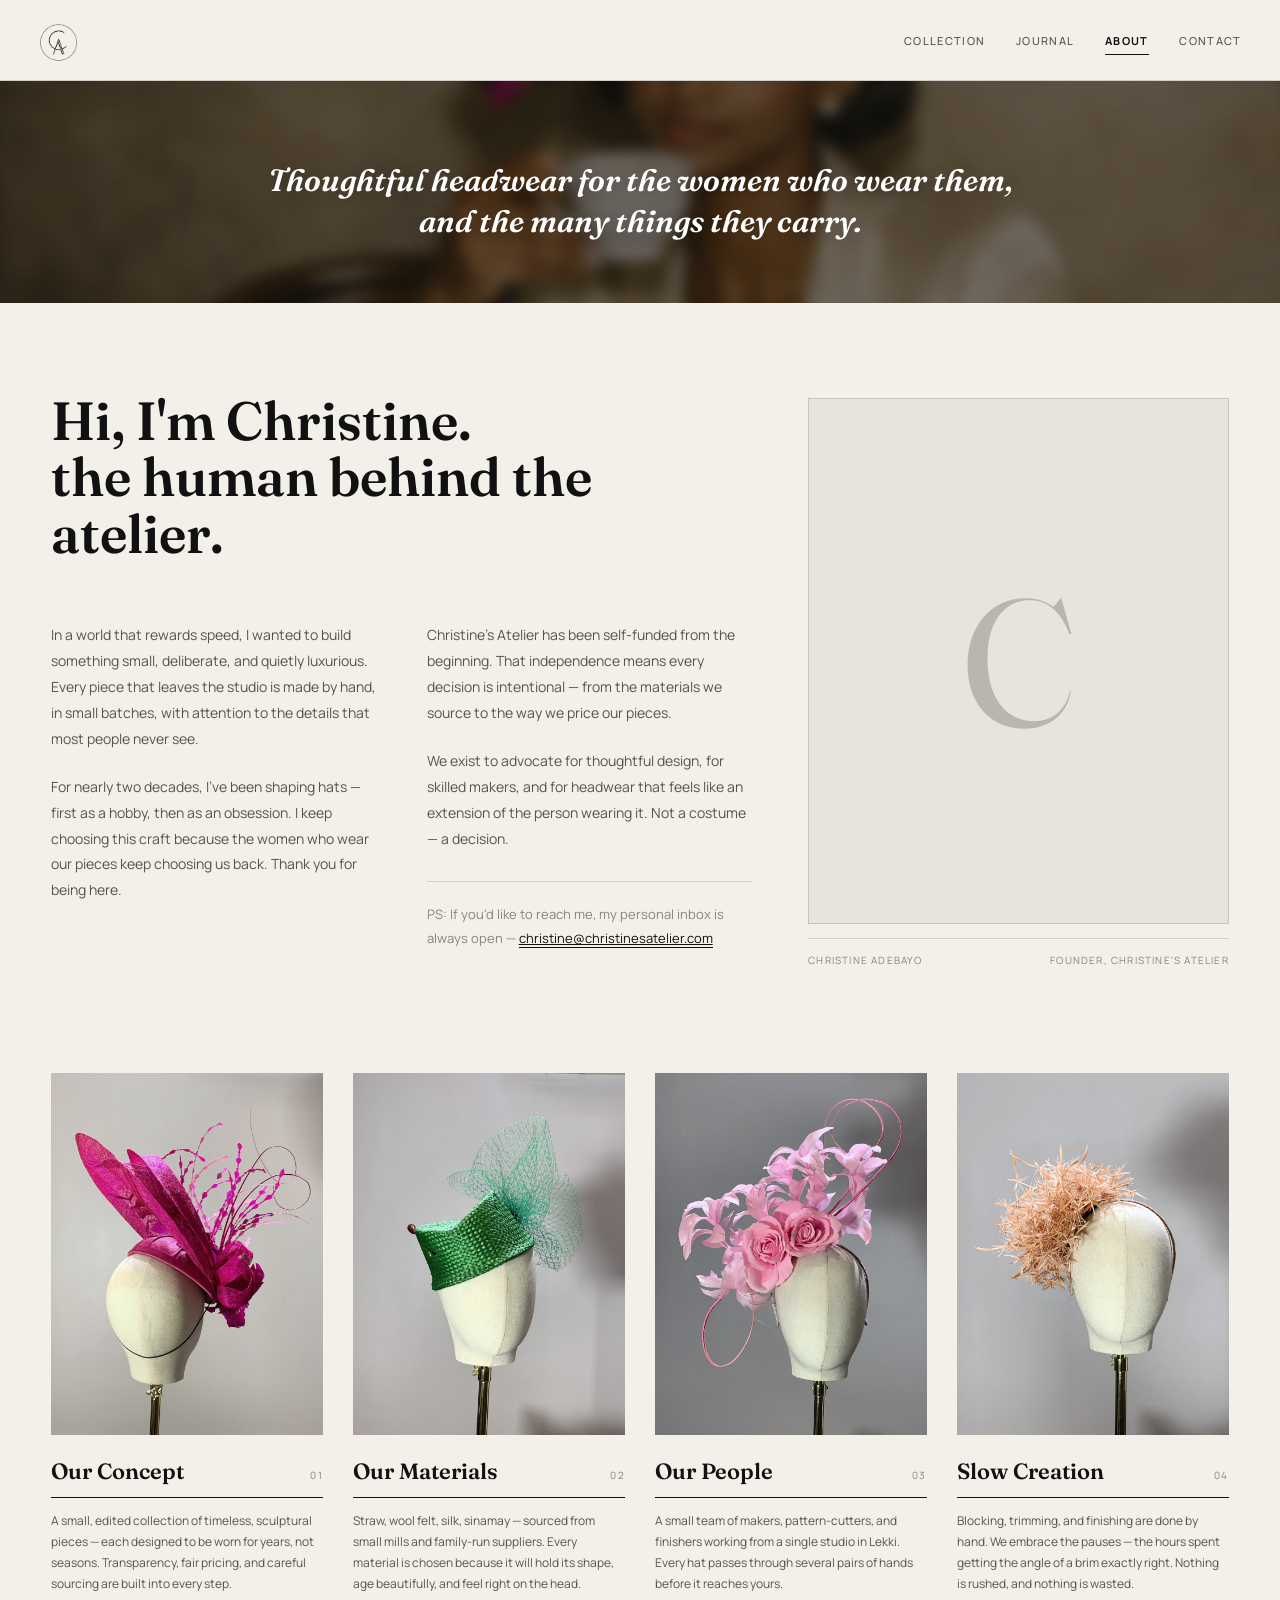
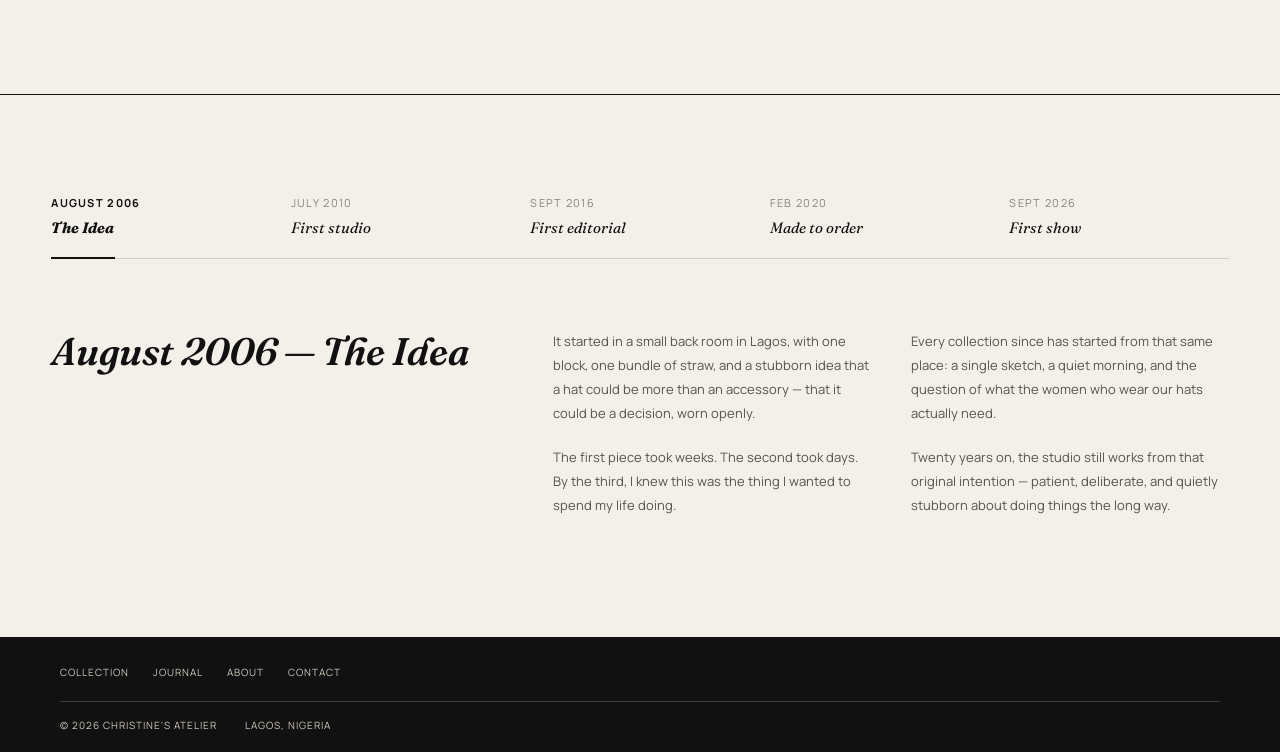
<file: about.html>
<!DOCTYPE html>
<html lang="en">
<head>
<meta charset="UTF-8">
<meta name="viewport" content="width=device-width, initial-scale=1.0">
<title>About — Christine's Atelier</title>
<link rel="icon" type="image/png" href="images/favicon/favicon-96x96.png" sizes="96x96" />
<link rel="icon" type="image/svg+xml" href="images/favicon/favicon.svg" />
<link rel="shortcut icon" href="images/favicon/favicon.ico" />
<link rel="apple-touch-icon" sizes="180x180" href="images/favicon/apple-touch-icon.png" />
<meta name="apple-mobile-web-app-title" content="C.A" />
<link rel="manifest" href="images/favicon/site.webmanifest" />
<link rel="preconnect" href="https://fonts.googleapis.com">
<link rel="preconnect" href="https://fonts.gstatic.com" crossorigin>
<link href="https://fonts.googleapis.com/css2?family=Fraunces:ital,opsz,wght@0,9..144,300;0,9..144,400;0,9..144,500;0,9..144,600;0,9..144,900;1,9..144,400;1,9..144,500&family=Manrope:wght@400;500;600;700;800&display=swap" rel="stylesheet">
<link rel="stylesheet" href="css/style.css?v=20261010">
<link rel="stylesheet" href="css/responsive.css?v=20261010">
</head>
<body>

<header class="site-nav" id="siteNav">
  <div class="nav-row">
    <a class="logo" href="index.html">
      <img src="images/logo.png" alt="Christine's Atelier">
    </a>
    <nav class="nav-links" id="navLinks">
      <a class="navlink" href="collection.html">Collection</a>
      <a class="navlink" href="journal.html">Journal</a>
      <a class="navlink active" href="about.html">About</a>
      <a class="navlink" href="contact.html">Contact</a>
    </nav>
    <button class="menu-toggle" id="menuToggle" aria-label="Menu">
      <svg viewBox="0 0 24 24" fill="none" stroke="currentColor" stroke-width="1.5"><path d="M3 6h18M3 12h18M3 18h18"/></svg>
    </button>
  </div>
</header>

<main class="page active about-page">

  <!-- ============ 1. HERO STRIP ============ -->
  <section class="about-hero-strip">
    <p class="about-hero-quote">Thoughtful headwear for the women who wear them, and the many things they carry.</p>
  </section>

  <!-- ============ 2. HI, I'M CHRISTINE ============ -->
  <section class="about-intro-wrap">
    <div class="about-intro-inner">
      <div class="about-intro-text">
        <h1 class="about-intro-title">Hi, I'm Christine.<br>the human behind the atelier.</h1>

        <div class="about-intro-cols">
          <div class="about-intro-col">
            <p>In a world that rewards speed, I wanted to build something small, deliberate, and quietly luxurious. Every piece that leaves the studio is made by hand, in small batches, with attention to the details that most people never see.</p>
            <p>For nearly two decades, I've been shaping hats — first as a hobby, then as an obsession. I keep choosing this craft because the women who wear our pieces keep choosing us back. Thank you for being here.</p>
          </div>
          <div class="about-intro-col">
            <p>Christine's Atelier has been self-funded from the beginning. That independence means every decision is intentional — from the materials we source to the way we price our pieces.</p>
            <p>We exist to advocate for thoughtful design, for skilled makers, and for headwear that feels like an extension of the person wearing it. Not a costume — a decision.</p>
            <p class="about-intro-ps">PS: If you'd like to reach me, my personal inbox is always open — <a href="mailto:christine@christinesatelier.com">christine@christinesatelier.com</a></p>
          </div>
        </div>
      </div>

      <div class="about-intro-portrait">
        <div class="about-portrait-placeholder" aria-hidden="true"></div>
        <div class="about-portrait-caption">
          <span>Christine Adebayo</span>
          <span>Founder, Christine's Atelier</span>
        </div>
      </div>

    </div>
  </section>

  <!-- ============ 3. FOUR FEATURE COLUMNS ============ -->
  <section class="about-features">
    <div class="about-features-grid">

      <article class="about-feature">
        <div class="about-feature-img">
          <img src="images/The%20Angelica/The%20Angelica%20200k.jpg" alt="Our concept">
        </div>
        <div class="about-feature-head">
          <h3>Our Concept</h3>
          <span class="about-feature-num">01</span>
        </div>
        <p>A small, edited collection of timeless, sculptural pieces — each designed to be worn for years, not seasons. Transparency, fair pricing, and careful sourcing are built into every step.</p>
      </article>

      <article class="about-feature">
        <div class="about-feature-img">
          <img src="images/The%20Bello/The%20Fidat%20120k.jpg" alt="Our materials">
        </div>
        <div class="about-feature-head">
          <h3>Our Materials</h3>
          <span class="about-feature-num">02</span>
        </div>
        <p>Straw, wool felt, silk, sinamay — sourced from small mills and family-run suppliers. Every material is chosen because it will hold its shape, age beautifully, and feel right on the head.</p>
      </article>

      <article class="about-feature">
        <div class="about-feature-img">
          <img src="images/Ms.%20Christie/THE%20MS%20CHRISTIE%20135K.jpeg" alt="Our people">
        </div>
        <div class="about-feature-head">
          <h3>Our People</h3>
          <span class="about-feature-num">03</span>
        </div>
        <p>A small team of makers, pattern-cutters, and finishers working from a single studio in Lekki. Every hat passes through several pairs of hands before it reaches yours.</p>
      </article>

      <article class="about-feature">
        <div class="about-feature-img">
          <img src="images/The%20Star%20Burst/THE%20Star%20Burst%2085K.jpeg" alt="Slow creation">
        </div>
        <div class="about-feature-head">
          <h3>Slow Creation</h3>
          <span class="about-feature-num">04</span>
        </div>
        <p>Blocking, trimming, and finishing are done by hand. We embrace the pauses — the hours spent getting the angle of a brim exactly right. Nothing is rushed, and nothing is wasted.</p>
      </article>

    </div>
  </section>

  <!-- ============ 4. THE STORY / TIMELINE ============ -->
  <section class="about-story">
    <div class="about-story-inner">

      <div class="about-story-timeline" role="tablist" aria-label="Atelier milestones">
        <button class="about-story-year is-active" type="button" role="tab" aria-selected="true" aria-controls="aboutStoryPanel" data-story-index="0">
          <span class="about-story-date">August 2006</span><span class="about-story-label">The Idea</span>
        </button>
        <button class="about-story-year" type="button" role="tab" aria-selected="false" aria-controls="aboutStoryPanel" data-story-index="1">
          <span class="about-story-date">July 2010</span><span class="about-story-label">First studio</span>
        </button>
        <button class="about-story-year" type="button" role="tab" aria-selected="false" aria-controls="aboutStoryPanel" data-story-index="2">
          <span class="about-story-date">Sept 2016</span><span class="about-story-label">First editorial</span>
        </button>
        <button class="about-story-year" type="button" role="tab" aria-selected="false" aria-controls="aboutStoryPanel" data-story-index="3">
          <span class="about-story-date">Feb 2020</span><span class="about-story-label">Made to order</span>
        </button>
        <button class="about-story-year" type="button" role="tab" aria-selected="false" aria-controls="aboutStoryPanel" data-story-index="4">
          <span class="about-story-date">Sept 2026</span><span class="about-story-label">First show</span>
        </button>
        <span class="about-story-progress" aria-hidden="true"></span>
      </div>

      <div class="about-story-body" id="aboutStoryPanel" role="tabpanel" tabindex="0">
        <h2 class="about-story-title">August 2006 — The Idea</h2>
        <div class="about-story-cols">
          <div class="about-story-col">
            <p>It started in a small back room in Lagos, with one block, one bundle of straw, and a stubborn idea that a hat could be more than an accessory — that it could be a decision, worn openly.</p>
            <p>The first piece took weeks. The second took days. By the third, I knew this was the thing I wanted to spend my life doing.</p>
          </div>
          <div class="about-story-col">
            <p>Every collection since has started from that same place: a single sketch, a quiet morning, and the question of what the women who wear our hats actually need.</p>
            <p>Twenty years on, the studio still works from that original intention — patient, deliberate, and quietly stubborn about doing things the long way.</p>
            <p class="about-story-note">— To be expanded in the founder's own words.</p>
          </div>
        </div>
      </div>

    </div>
  </section>

</main>

<footer class="site-footer">
  <div class="wrap">
    <div class="foot-row">
      <nav class="foot-links" aria-label="Footer navigation"><a href="collection.html">Collection</a><a href="journal.html">Journal</a><a href="about.html">About</a><a href="contact.html">Contact</a></nav>
    </div>
    <div class="foot-mid"><span>© 2026 Christine's Atelier</span><span>Lagos, Nigeria</span></div>
  </div>
</footer>

<script src="js/script.js?v=20261010"></script>
</body>
</html>
</file>
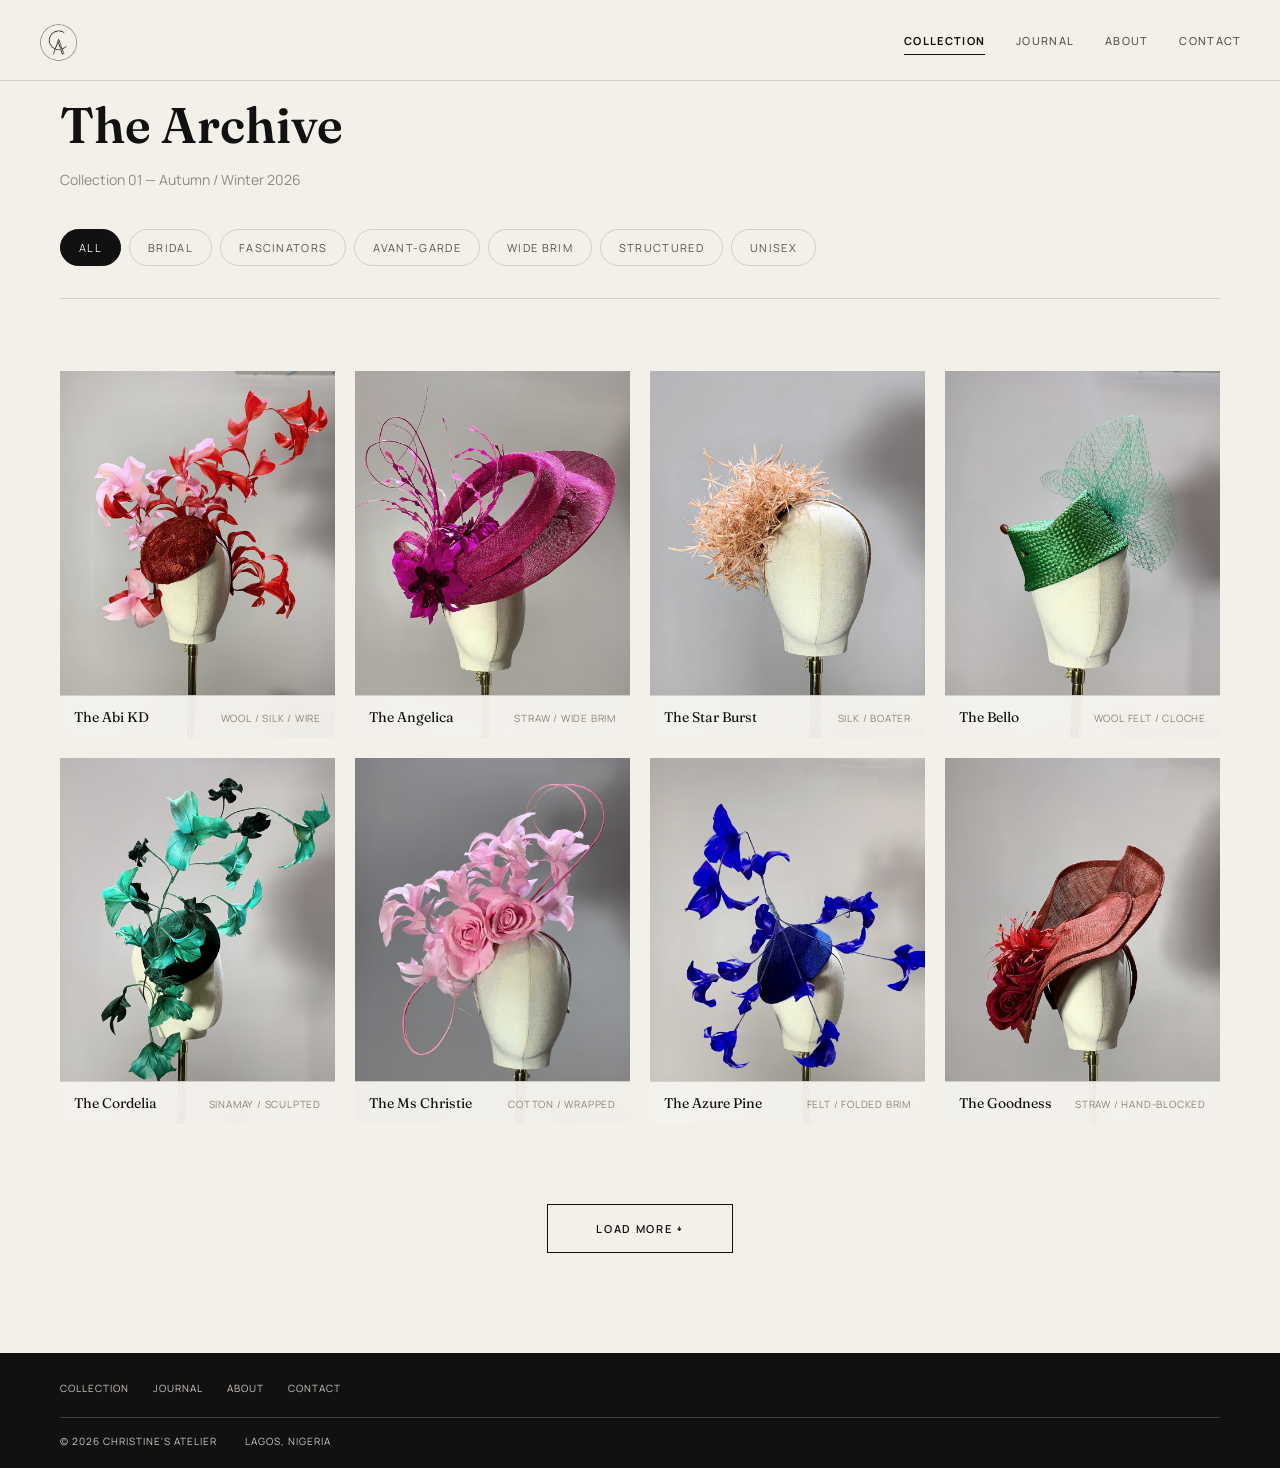
<file: collection.html>
<!DOCTYPE html>
<html lang="en">
<head>
<meta charset="UTF-8">
<meta name="viewport" content="width=device-width, initial-scale=1.0">
<title>Collection — Christine's Atelier</title>
<link rel="icon" type="image/png" href="images/favicon/favicon-96x96.png" sizes="96x96" />
<link rel="icon" type="image/svg+xml" href="images/favicon/favicon.svg" />
<link rel="shortcut icon" href="images/favicon/favicon.ico" />
<link rel="apple-touch-icon" sizes="180x180" href="images/favicon/apple-touch-icon.png" />
<meta name="apple-mobile-web-app-title" content="C.A" />
<link rel="manifest" href="images/favicon/site.webmanifest" />
<link rel="preconnect" href="https://fonts.googleapis.com">
<link rel="preconnect" href="https://fonts.gstatic.com" crossorigin>
<link href="https://fonts.googleapis.com/css2?family=Fraunces:ital,opsz,wght@0,9..144,300;0,9..144,400;0,9..144,500;0,9..144,600;0,9..144,900;1,9..144,400;1,9..144,500&family=Manrope:wght@400;500;600;700;800&display=swap" rel="stylesheet">
<link rel="stylesheet" href="css/style.css?v=20261008">
<link rel="stylesheet" href="css/responsive.css?v=20261008">
</head>
<body>

<header class="site-nav" id="siteNav">
  <div class="nav-row">
    <a class="logo" href="index.html">
        <img src="images/logo.png" alt="Christine's Atelier">
    </a>
    <nav class="nav-links" id="navLinks">
      <a class="navlink active" href="collection.html">Collection</a>
      <a class="navlink" href="journal.html">Journal</a>
      <a class="navlink" href="about.html">About</a>
      <a class="navlink" href="contact.html">Contact</a>
    </nav>
    <button class="menu-toggle" id="menuToggle" aria-label="Menu">
      <svg viewBox="0 0 24 24" fill="none" stroke="currentColor" stroke-width="1.5"><path d="M3 6h18M3 12h18M3 18h18"/></svg>
    </button>
  </div>
</header>

<main class="page active">

  <!--THE LOOKBOOK VIEW -->
  <div class="wrap">
    <div class="archive-head">
      <h1>The Archive</h1>
      <p class="archive-sub">Collection 01 — Autumn / Winter 2026</p>

      <!-- CATEGORY FILTER BAR -->
      <div class="collection-filters" role="tablist" aria-label="Hat categories">
        <button class="filter-pill active" data-filter="all">All</button>
        <button class="filter-pill" data-filter="bridal">Bridal</button>
        <button class="filter-pill" data-filter="fascinator">Fascinators</button>
        <button class="filter-pill" data-filter="avant-garde">Avant-Garde</button>
        <button class="filter-pill" data-filter="wide-brim">Wide Brim</button>
        <button class="filter-pill" data-filter="structured">Structured</button>
        <button class="filter-pill" data-filter="unisex">Unisex</button>
      </div>
    </div>

    <!-- The Grid (Styled like the inspo) -->
    <div class="lookbook-grid" id="lookbookGrid" data-view="grid">
      <!-- Javascript will populate this -->
    </div>

    <!-- LOAD MORE BUTTON -->
    <div class="load-more-wrap" id="loadMoreWrap">
      <button class="load-more-btn" id="loadMoreBtn">Load more ￬</button>
    </div>

  </div>

  <!-- 2. THE MASONRY GALLERY (View All) -->
  <div id="masonryView" class="wrap" style="display:none;" data-view="masonry">
    <div class="archive-head">
      <h1>Full Archive 2026</h1>
      <p class="archive-sub">Collection 01</p>
      <button class="arrow-link back-link" id="backToLookbookBtn">← Back to curated view</button>
    </div>

    <div class="masonry" id="masonryGrid"></div>
  </div>

</main>

<footer class="site-footer">
  <div class="wrap">
    <div class="foot-row">
      <nav class="foot-links" aria-label="Footer navigation"><a href="collection.html">Collection</a><a href="journal.html">Journal</a><a href="about.html">About</a><a href="contact.html">Contact</a></nav>
    </div>
    <div class="foot-mid"><span>© 2026 Christine's Atelier</span><span>Lagos, Nigeria</span></div>
  </div>
</footer>

<script src="js/script.js?v=20261008"></script>
</body>
</html>
</file>
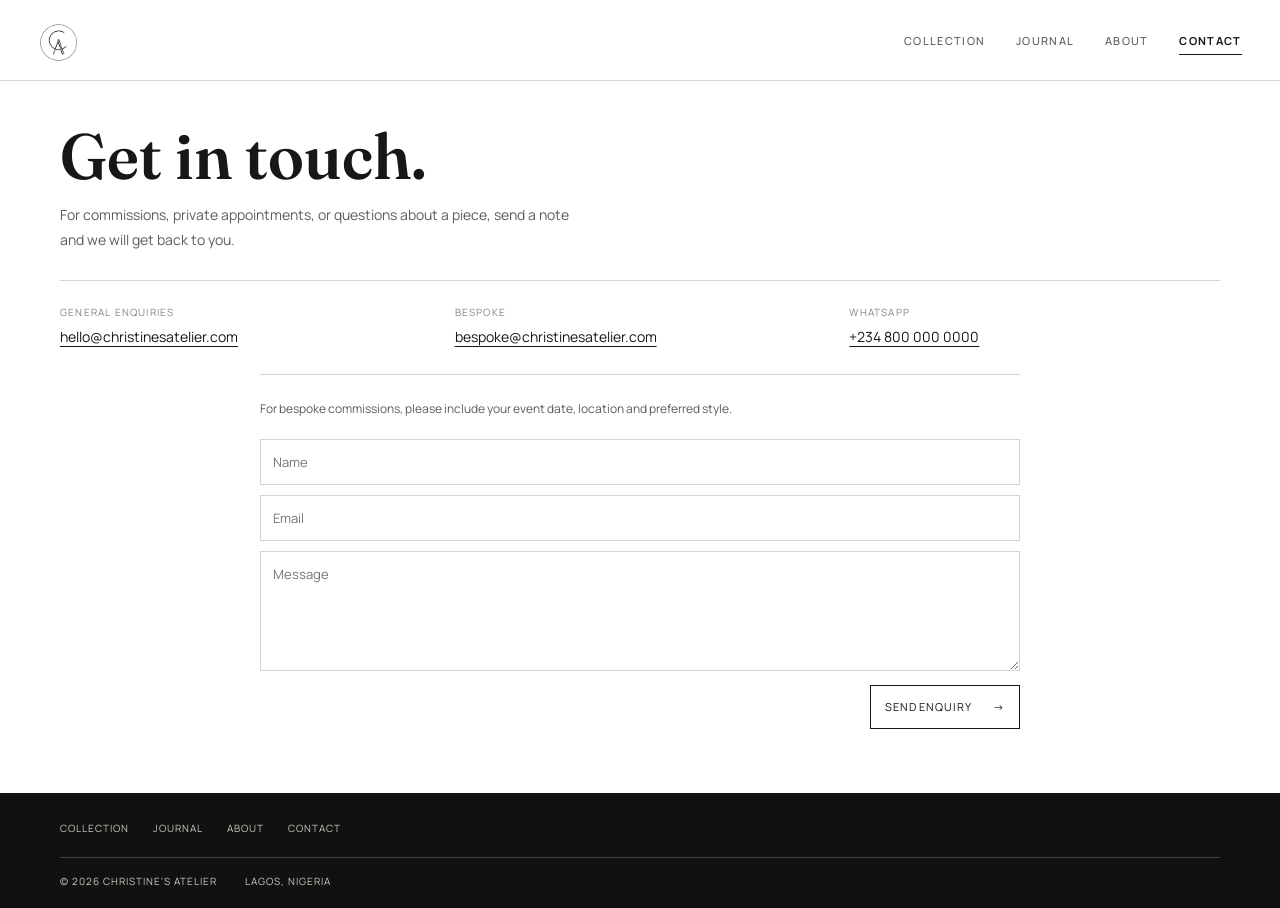
<file: contact.html>
<!DOCTYPE html>
<html lang="en">
<head>
<meta charset="UTF-8">
<meta name="viewport" content="width=device-width, initial-scale=1.0">
<title>Contact — Christine's Atelier</title>
<link rel="icon" type="image/png" href="images/favicon/favicon-96x96.png" sizes="96x96" />
<link rel="icon" type="image/svg+xml" href="images/favicon/favicon.svg" />
<link rel="shortcut icon" href="images/favicon/favicon.ico" />
<link rel="apple-touch-icon" sizes="180x180" href="images/favicon/apple-touch-icon.png" />
<meta name="apple-mobile-web-app-title" content="C.A" />
<link rel="manifest" href="images/favicon/site.webmanifest" />
<link rel="preconnect" href="https://fonts.googleapis.com">
<link rel="preconnect" href="https://fonts.gstatic.com" crossorigin>
<link href="https://fonts.googleapis.com/css2?family=Fraunces:ital,opsz,wght@0,9..144,300;0,9..144,400;0,9..144,500;0,9..144,600;0,9..144,900;1,9..144,400;1,9..144,500&family=Manrope:wght@400;500;600;700;800&display=swap" rel="stylesheet">
<link rel="stylesheet" href="css/style.css?v=20261008">
<link rel="stylesheet" href="css/responsive.css?v=20261008">
</head>
<body class="contact-body">

<header class="site-nav" id="siteNav">
  <div class="nav-row">
    <a class="logo" href="index.html" aria-label="Christine's Atelier home">
      <img src="images/logo.png" alt="Christine's Atelier">
    </a>
    <nav class="nav-links" id="navLinks" aria-label="Main navigation">
      <a class="navlink" href="collection.html">Collection</a>
      <a class="navlink" href="journal.html">Journal</a>
      <a class="navlink" href="about.html">About</a>
      <a class="navlink active" href="contact.html">Contact</a>
    </nav>
    <button class="menu-toggle" id="menuToggle" type="button" aria-label="Open menu" aria-expanded="false" aria-controls="navLinks">
      <svg viewBox="0 0 24 24" fill="none" stroke="currentColor" stroke-width="1.5" aria-hidden="true"><path d="M3 6h18M3 12h18M3 18h18"/></svg>
    </button>
  </div>
</header>

<main class="page active contact-page">

  <section class="contact-head wrap">
    <h1>Get in touch.</h1>
    <p>For commissions, private appointments, or questions about a piece, send a note and we will get back to you.</p>
  </section>

  <!-- ============ TOP SPLIT: image left, blur overlay right ============ -->
  <section class="contact-split">

    <!-- Left: main image -->
    <div class="contact-split-image">
      <img src="images/contact-img.png" alt="Christine's Atelier">
    </div>

    <!-- Right: image background + dark overlay + white text -->
    <div class="contact-split-details">
      <div class="contact-split-details-bg">
        <img src="images/contact-img.png" alt="">
      </div>

      <div class="contact-details-content">

        <div class="contact-row">
          <div class="contact-label">Hours</div>
          <div class="contact-value">
            Tuesday – Friday 10am – 6pm<br>
            Saturday by appointment
          </div>
        </div>

        <div class="contact-row">
          <div class="contact-label">Contact</div>
          <div class="contact-value">
            Phone: <a id="legacyContactWhatsapp" href="#" target="_blank" rel="noopener">+234 800 000 0000</a><br>
            Email: <a id="legacyGeneralEmail" href="#">hello@christinesatelier.com</a>
          </div>
        </div>

        <div class="contact-row">
          <div class="contact-label">Bespoke</div>
          <div class="contact-value">
            For commissions and private appointments:<br>
            <a id="legacyBespokeEmail" href="#">bespoke@christinesatelier.com</a>
          </div>
        </div>

        <div class="contact-row">
          <div class="contact-label">Studio</div>
          <div class="contact-value">
            Lekki Phase 1, Lagos, Nigeria<br>
            Visits by appointment only
          </div>
        </div>

        <div class="contact-row contact-row-socials">
          <div class="contact-label">Socials</div>
          <div class="contact-value contact-socials">
            <a href="#" target="_blank" aria-label="Instagram">
              <svg viewBox="0 0 24 24" fill="none" stroke="currentColor" stroke-width="1.5" stroke-linecap="round" stroke-linejoin="round">
                <rect x="3" y="3" width="18" height="18" rx="5"/>
                <circle cx="12" cy="12" r="4"/>
                <circle cx="17.5" cy="6.5" r="1" fill="currentColor" stroke="none"/>
              </svg>
            </a>
            <a href="#" target="_blank" aria-label="Pinterest">
              <svg viewBox="0 0 24 24" fill="currentColor">
                <path d="M12 2C6.477 2 2 6.477 2 12c0 4.237 2.636 7.855 6.356 9.312-.088-.791-.167-2.005.035-2.868.182-.78 1.172-4.97 1.172-4.97s-.299-.6-.299-1.486c0-1.39.806-2.428 1.81-2.428.852 0 1.264.64 1.264 1.408 0 .858-.546 2.14-.828 3.33-.236.995.5 1.807 1.48 1.807 1.778 0 3.144-1.874 3.144-4.58 0-2.393-1.72-4.068-4.176-4.068-2.845 0-4.515 2.135-4.515 4.34 0 .859.331 1.78.744 2.28.082.1.094.187.07.288-.076.318-.246.995-.28 1.135-.044.185-.146.225-.336.135-1.249-.581-2.03-2.407-2.03-3.874 0-3.154 2.292-6.052 6.608-6.052 3.469 0 6.165 2.472 6.165 5.776 0 3.447-2.173 6.22-5.19 6.22-1.013 0-1.966-.526-2.292-1.148l-.623 2.378c-.226.869-.835 1.958-1.244 2.621.937.29 1.931.446 2.962.446 5.523 0 10-4.477 10-10S17.523 2 12 2z"/>
              </svg>
            </a>
          </div>
        </div>

      </div>
    </div>

  </section>

  <section class="contact-main wrap" aria-label="Contact details">
    <div class="contact-details">
      <div class="c-block"><div class="c-heading">General enquiries</div><a class="c-link" id="generalEmail" href="#">hello@christinesatelier.com</a></div>
      <div class="c-block"><div class="c-heading">Bespoke</div><a class="c-link" id="bespokeEmail" href="#">bespoke@christinesatelier.com</a></div>
      <div class="c-block"><div class="c-heading">WhatsApp</div><a class="c-link" id="contactWhatsapp" href="#" target="_blank" rel="noopener">+234 800 000 0000</a></div>
    </div>
  </section>

  <form class="contact-form wrap" id="contactForm">
    <p class="contact-form-note">For bespoke commissions, please include your event date, location and preferred style.</p>
    <label><span>Name</span><input id="contactName" name="name" type="text" placeholder="Name" autocomplete="name" required></label>
    <label><span>Email</span><input id="contactSender" name="email" type="email" placeholder="Email" autocomplete="email" required></label>
    <label><span>Message</span><textarea id="contactMessage" name="message" rows="4" placeholder="Message" required></textarea></label>
    <button class="contact-submit" type="submit">Send enquiry <span>→</span></button>
  </form>

  <div class="contact-section-divider" aria-hidden="true"></div>

  <!-- ============ BOTTOM: dark editorial band ============ -->
  <section class="contact-band">

    <div class="contact-band-inner">

      <!-- Left: flower sketch -->
      <div class="contact-band-sketch">
        <svg viewBox="0 0 200 300" fill="none" xmlns="http://www.w3.org/2000/svg">
          <path d="M100 290 C 90 200, 110 150, 100 100" stroke="currentColor" stroke-width="1.5" fill="none"/>
          <path d="M100 200 C 70 180, 50 160, 60 140 C 80 150, 90 170, 100 180" stroke="currentColor" stroke-width="1" fill="none"/>
          <path d="M100 220 C 130 200, 150 180, 140 160 C 120 170, 110 190, 100 200" stroke="currentColor" stroke-width="1" fill="none"/>
          <path d="M100 100 C 80 90, 60 60, 100 50 C 140 60, 120 90, 100 100" stroke="currentColor" stroke-width="1.5" fill="none"/>
          <path d="M100 80 C 80 70, 70 50, 85 45" stroke="currentColor" stroke-width="1" fill="none"/>
          <path d="M100 80 C 120 70, 130 50, 115 45" stroke="currentColor" stroke-width="1" fill="none"/>
          <path d="M100 90 C 90 70, 100 40, 100 30 C 100 40, 110 70, 100 90" stroke="currentColor" stroke-width="1.5" fill="none"/>
          <path d="M40 120 C 30 90, 60 70, 50 50" stroke="currentColor" stroke-width="1.5" fill="none"/>
          <path d="M40 120 C 40 100, 25 85, 30 70" stroke="currentColor" stroke-width="1.5" fill="none"/>
        </svg>
      </div>

      <div class="contact-band-divider"></div>

      <div class="contact-band-col">
        <h4>Contact us</h4>
        <p>For bespoke enquiries, please include your event date, location, and preferred style.</p>
        <a href="mailto:hello@christinesatelier.com">hello@christinesatelier.com</a>
      </div>

      <div class="contact-band-col">
        <h4>Opening hours</h4>
        <p>Tuesday – Friday<br>10am – 6pm</p>
        <p>Saturday<br>By appointment</p>
      </div>

      <div class="contact-band-col">
        <h4>Socials</h4>
        <div class="contact-socials contact-socials--dark">
          <a href="#" target="_blank" aria-label="Instagram">
            <svg viewBox="0 0 24 24" fill="none" stroke="currentColor" stroke-width="1.5" stroke-linecap="round" stroke-linejoin="round">
              <rect x="3" y="3" width="18" height="18" rx="5"/>
              <circle cx="12" cy="12" r="4"/>
              <circle cx="17.5" cy="6.5" r="1" fill="currentColor" stroke="none"/>
            </svg>
          </a>
          <a href="#" target="_blank" aria-label="Pinterest">
            <svg viewBox="0 0 24 24" fill="currentColor">
              <path d="M12 2C6.477 2 2 6.477 2 12c0 4.237 2.636 7.855 6.356 9.312-.088-.791-.167-2.005.035-2.868.182-.78 1.172-4.97 1.172-4.97s-.299-.6-.299-1.486c0-1.39.806-2.428 1.81-2.428.852 0 1.264.64 1.264 1.408 0 .858-.546 2.14-.828 3.33-.236.995.5 1.807 1.48 1.807 1.778 0 3.144-1.874 3.144-4.58 0-2.393-1.72-4.068-4.176-4.068-2.845 0-4.515 2.135-4.515 4.34 0 .859.331 1.78.744 2.28.082.1.094.187.07.288-.076.318-.246.995-.28 1.135-.044.185-.146.225-.336.135-1.249-.581-2.03-2.407-2.03-3.874 0-3.154 2.292-6.052 6.608-6.052 3.469 0 6.165 2.472 6.165 5.776 0 3.447-2.173 6.22-5.19 6.22-1.013 0-1.966-.526-2.292-1.148l-.623 2.378c-.226.869-.835 1.958-1.244 2.621.937.29 1.931.446 2.962.446 5.523 0 10-4.477 10-10S17.523 2 12 2z"/>
            </svg>
          </a>
        </div>
      </div>

    </div>

  </section>

</main>

<footer class="site-footer">
  <div class="wrap">
    <div class="foot-row">
      <nav class="foot-links" aria-label="Footer navigation"><a href="collection.html">Collection</a><a href="journal.html">Journal</a><a href="about.html">About</a><a href="contact.html">Contact</a></nav>
    </div>
    <div class="foot-mid"><span>© 2026 Christine's Atelier</span><span>Lagos, Nigeria</span></div>
  </div>
</footer>

<script src="js/script.js?v=20261008"></script>
</body>
</html>
</file>
<file: css/style.css>
/* ============================================================
   THEME VARIABLES
   ============================================================ */
:root,
:root.light {
  --paper: #F3F0E9;
  --ink: #111111;
  --frame: #0B0B0B;
  --stone: #8A8378;
  --hairline: rgba(17, 17, 17, 0.15);
  --ink-70: rgba(17, 17, 17, 0.7);
  --ink-45: rgba(17, 17, 17, 0.45);
}

:root.dark {
  --paper: #171614;
  --ink: #EDE9E1;
  --frame: #050505;
  --stone: #9E9789;
  --hairline: rgba(237, 233, 225, 0.15);
  --ink-70: rgba(237, 233, 225, 0.7);
  --ink-45: rgba(237, 233, 225, 0.45);
}

/* Smooth crossfade for the toggle itself */
html {
  transition: background-color .4s ease, color .4s ease;
}

/* ============================================================
   POLYGON SLICED VIEW TRANSITION
   ============================================================ */
::view-transition-group(root) {
  animation-duration: 1s;
}

::view-transition-old(root) {
  animation: none;
  mix-blend-mode: normal;
}

::view-transition-new(root) {
  z-index: 2;
  animation: slice 1s cubic-bezier(.4, 0, .2, 1);
  mix-blend-mode: normal;
}

@keyframes slice {
  0% {
    clip-path: polygon(
      0 -110%,
      25% -110%, 25% -110%,
      50% -110%, 50% -110%,
      75% -110%, 75% -110%,
      100% -110%,
      100% -110%,
      75% -110%, 75% -110%,
      50% -110%, 50% -110%,
      25% -110%, 25% -110%,
      0 -110%
    );
  }
  100% {
    clip-path: polygon(
      0 0,
      25% 0, 25% 0,
      50% 0, 50% 0,
      75% 0, 75% 0,
      100% 0,
      100% calc(100% + 40px),
      75% calc(100% + 40px),
      75% calc(100% + 100px),
      50% calc(100% + 100px),
      50% calc(100% + 60px),
      25% calc(100% + 60px),
      25% 100%,
      0 100%
    );
  }
}

/* Respect users who prefer less motion */
@media (prefers-reduced-motion: reduce) {
  ::view-transition-group(root) { animation-duration: 0s; }
  ::view-transition-new(root) { animation: none; }
}

/* ============================================================
   GLOBAL — palette and rules per design bible
   ============================================================ */
:root {
  --paper: #F3F0E9;
  --ink: #111111;
  --frame: #0B0B0B;
  --stone: #8A8378;
  --hairline: rgba(17, 17, 17, 0.15);
  --ink-70: rgba(17, 17, 17, 0.7);
  --ink-45: rgba(17, 17, 17, 0.45);
}

body.home {
  background: var(--frame);
}

/* Subtle grain overlay — visible but restrained */
body::before {
  content: '';
  position: fixed;
  inset: 0;
  pointer-events: none;
  z-index: 999;
  opacity: 0.35;
  background-image: url("data:image/svg+xml;utf8,<svg xmlns='http://www.w3.org/2000/svg' width='180' height='180'><filter id='n'><feTurbulence type='fractalNoise' baseFrequency='0.9' numOctaves='2' stitchTiles='stitch'/><feColorMatrix type='saturate' values='0'/></filter><rect width='100%25' height='100%25' filter='url(%23n)' opacity='0.5'/></svg>");
  background-size: 180px 180px;
  mix-blend-mode: overlay;
}

/* ============================================================
   SECTION 01 — MAGAZINE COVER
   Full-bleed image + right-side nav rail
   ============================================================ */

body.home {
  overflow: visible;
  height: auto;
  background: var(--paper);
}

/* ---- Cover container ---- */
.mag-cover {
  position: relative;
  width: 100%;
  height: 100vh;
  height: 100svh;
  min-height: 620px;
  overflow: hidden;
  background: var(--frame);
}

/* Background image */
.mag-bg {
  position: absolute;
  inset: 0;
  z-index: 1;
}

.mag-bg img {
  width: 100%;
  height: 100%;
  object-fit: cover;
  object-position: center 22%;
  filter: saturate(0.82) contrast(0.98);
}

/* Soft overlay for readability */
.mag-overlay {
  position: absolute;
  inset: 0;
  z-index: 2;
  background:
    linear-gradient(180deg, rgba(0,0,0,0.35) 0%, rgba(0,0,0,0.05) 30%, rgba(0,0,0,0.10) 70%, rgba(0,0,0,0.45) 100%);
  pointer-events: none;
}

/* ---- Content grid ---- */
.mag-content {
  position: absolute;
  inset: 0;
  z-index: 3;
  padding: 40px 60px;
  display: grid;
  grid-template-rows: auto 1fr auto;
  grid-template-columns: 1fr 1fr;
  grid-template-areas:
    "topleft   topright"
    "center    center"
    "botleft   botright";
  pointer-events: none;
}

.mag-content > * { pointer-events: auto; }

.mag-top-left   { grid-area: topleft; }
.mag-top-right  { grid-area: topright; text-align: right; }
.mag-center     { grid-area: center; display: flex; flex-direction: column; align-items: center; justify-content: center; }
.mag-bottom-left { grid-area: botleft; align-self: end; }
.mag-bottom-right { grid-area: botright; text-align: right; align-self: end; }

/* Logo — inverted to white */
.mag-logo {
  display: block;
  line-height: 0;
  transform: translateY(-6px);
}

.mag-logo img {
  height: 52px;
  width: auto;
  display: block;
  filter: brightness(0) invert(1);
}

/* Small labels */
.mag-label {
  display: block;
  font-family: 'Manrope', sans-serif;
  font-size: 11px;
  letter-spacing: .16em;
  text-transform: uppercase;
  color: rgba(255, 255, 255, 0.9);
}

.mag-label-sub {
  display: block;
  margin-top: 6px;
  font-family: 'Manrope', sans-serif;
  font-size: 10px;
  letter-spacing: .12em;
  color: rgba(255, 255, 255, 0.6);
}

/* Center title */
.mag-center { text-align: center; color: #fff; }

.mag-title {
  font-family: 'Fraunces', serif;
  font-weight: 400;
  font-size: clamp(96px, 15vw, 240px);
  line-height: .88;
  letter-spacing: -.05em;
  color: #fff;
  margin: 0;
  padding: 0;
  text-shadow: 0 2px 30px rgba(0, 0, 0, 0.25);
}

/* Single badge pill — no circles */
.mag-badge-row {
  display: flex;
  align-items: center;
  justify-content: center;
  margin-top: 22px;
}

.mag-badge-year {
  font-family: 'Manrope', sans-serif;
  font-size: 10px;
  font-weight: 500;
  letter-spacing: .22em;
  text-transform: uppercase;
  color: #fff;
  padding: 7px 18px;
  border: 1px solid rgba(255, 255, 255, 0.45);
  border-radius: 999px;
  background: rgba(255, 255, 255, 0.08);
  backdrop-filter: blur(6px);
}

/* Tags */
.mag-tags {
  display: flex;
  align-items: center;
  justify-content: center;
  gap: 12px;
  margin-top: 20px;
  font-family: 'Manrope', sans-serif;
  font-size: 10px;
  letter-spacing: .18em;
  text-transform: uppercase;
  color: rgba(255, 255, 255, 0.75);
}

.mag-tags-dot { color: rgba(255, 255, 255, 0.4); }

/* ============================================================
   VERTICAL NAV RAIL
   ============================================================ */
.rail {
  position: absolute;
  top: 50%;
  right: 28px;
  transform: translateY(-50%);
  z-index: 5;
  display: flex;
  flex-direction: column;
  align-items: flex-end;
  gap: 6px;
}

.rail-item {
  display: flex;
  flex-direction: column;
  align-items: center;
  justify-content: center;
  gap: 12px;
  width: 58px;
  height: 110px;
  padding: 0;
  /* Semi-transparent with blur — softer than solid white */
  background: rgba(243, 240, 233, 0.78);
  backdrop-filter: blur(10px);
  -webkit-backdrop-filter: blur(10px);
  border: 1px solid rgba(255, 255, 255, 0.35);
  color: var(--ink);
  text-decoration: none;
  transition: all .4s cubic-bezier(.4, 0, .2, 1);
}

/* Number at top, small and horizontal */
.rail-num {
  font-family: 'Manrope', sans-serif;
  font-size: 9px;
  font-weight: 500;
  letter-spacing: .12em;
  opacity: 0.4;
  writing-mode: horizontal-tb;
}

/* Label below, vertical, reads TOP to BOTTOM */
.rail-text {
  font-family: 'Manrope', sans-serif;
  font-size: 11px;
  font-weight: 500;
  letter-spacing: .22em;
  text-transform: lowercase;
  writing-mode: vertical-rl;   /* no rotate — reads top to bottom */
  white-space: nowrap;
}

/* Hover — clearly interactive: fills dark, lifts off the wall */
.rail-item:hover {
  background: var(--ink);
  color: var(--paper);
  border-color: var(--ink);
  transform: translateX(-8px);
}

.rail-item:hover .rail-num {
  opacity: 0.75;
}

/* Active page */
.rail-item.is-active {
  background: var(--ink);
  color: var(--paper);
  border-color: var(--ink);
}

/* ---- Responsive: horizontal rail at the bottom of the cover on mobile ---- */
@media (max-width: 900px) {
  .rail {
    top: auto;
    bottom: 16px;
    left: 16px;
    right: 16px;
    transform: none;
    flex-direction: row;
    align-items: stretch;
    justify-content: center;
    gap: 6px;
  }

  .rail-heading { display: none; }

  .rail-item {
    flex: 1;
    width: auto;
    height: 52px;
    flex-direction: row;
    gap: 8px;
  }

  .rail-num {
    writing-mode: horizontal-tb;
    font-size: 9px;
  }

  .rail-text {
    writing-mode: horizontal-tb;
    font-size: 10px;
    letter-spacing: .14em;
  }

  .rail-item:hover {
    transform: translateY(-4px);
  }
}

/* ============================================================
   SECTION 02 — THE ATELIER
   ============================================================ */

.atelier-section {
  background: var(--paper);
  padding: 140px 4vw;
}

.atelier-inner {
  max-width: 1280px;
  margin: 0 auto;
  display: grid;
  grid-template-columns: 1fr 1fr;
  gap: 100px;
  align-items: center;
}

.atelier-text .eyebrow {
  font-family: 'Manrope', sans-serif;
  font-size: 10px;
  letter-spacing: .18em;
  text-transform: uppercase;
  color: var(--stone);
  margin-bottom: 30px;
  display: block;
}

.atelier-heading {
  font-family: 'Fraunces', serif;
  font-weight: 300;
  font-size: clamp(38px, 4.4vw, 64px);
  line-height: 1.05;
  letter-spacing: -.02em;
  color: var(--ink);
  margin: 0 0 30px;
}

.atelier-body {
  font-family: 'Manrope', sans-serif;
  font-size: 14px;
  line-height: 1.85;
  color: var(--ink-70);
  max-width: 440px;
  margin: 0 0 40px;
}

.arrow-link {
  font-family: 'Manrope', sans-serif;
  font-size: 11px;
  font-weight: 700;
  letter-spacing: .14em;
  text-transform: uppercase;
  color: var(--ink);
  border-bottom: 1px solid var(--ink);
  padding-bottom: 4px;
  display: inline-block;
  transition: opacity .3s ease;
}
.arrow-link:hover { opacity: .55; }

.atelier-image {
  aspect-ratio: 4 / 5;
  overflow: hidden;
  background: #d8d3c8;
}

.atelier-image img {
  width: 100%;
  height: 100%;
  object-fit: cover;
  filter: saturate(0.78) contrast(1.02);
}

/* ============================================================
   SECTION 03 — LATEST COLLECTION
   ============================================================ */

.collection-section {
  background: var(--paper);
  padding: 140px 4vw;
  border-top: 1px solid var(--hairline);
}

.collection-inner {
  max-width: 1280px;
  margin: 0 auto;
  display: grid;
  grid-template-columns: 1fr 1.1fr;
  gap: 100px;
  align-items: start;
}

.collection-text {
  position: sticky;
  top: 120px;
  align-self: start;
}

.collection-text .eyebrow {
  font-family: 'Manrope', sans-serif;
  font-size: 10px;
  letter-spacing: .18em;
  text-transform: uppercase;
  color: var(--stone);
  margin-bottom: 30px;
  display: block;
}

.collection-heading {
  font-family: 'Fraunces', serif;
  font-weight: 300;
  font-size: clamp(40px, 5vw, 72px);
  line-height: .98;
  letter-spacing: -.025em;
  color: var(--ink);
  margin: 0 0 30px;
}

.collection-body {
  font-family: 'Manrope', sans-serif;
  font-size: 14px;
  line-height: 1.85;
  color: var(--ink-70);
  max-width: 360px;
  margin: 0 0 40px;
}

/* carousel */
.collection-carousel {
  position: relative;
}

.carousel-track {
  position: relative;
  aspect-ratio: 4 / 5;
  overflow: hidden;
  background: #d8d3c8;
}

.carousel-slide {
  position: absolute;
  inset: 0;
  opacity: 0;
  transform: translateX(20px);
  transition: opacity .6s ease, transform .6s ease;
  pointer-events: none;
}

.carousel-slide.is-active {
  opacity: 1;
  transform: translateX(0);
  pointer-events: auto;
}

.carousel-slide img {
  width: 100%;
  height: 100%;
  object-fit: cover;
  filter: saturate(0.78) contrast(1.02);
}

/* controls */
.carousel-controls {
  display: flex;
  justify-content: space-between;
  align-items: center;
  padding-top: 20px;
  margin-top: 20px;
  border-top: 1px solid var(--ink);
}

.carousel-counter {
  font-family: 'Manrope', sans-serif;
  font-size: 11px;
  letter-spacing: .18em;
  color: var(--ink);
}

.carousel-counter-sep {
  margin: 0 8px;
  color: var(--stone);
}

.carousel-arrows {
  display: flex;
  gap: 20px;
}

.carousel-arrow {
  background: none;
  border: none;
  font-family: 'Manrope', sans-serif;
  font-size: 16px;
  color: var(--ink);
  cursor: pointer;
  padding: 0;
  transition: opacity .25s ease, transform .25s ease;
}

.carousel-arrow:hover {
  transform: translateX(3px);
}
.carousel-arrow:first-child:hover {
  transform: translateX(-3px);
}

/* ============================================================
   SECTION 04 — LETTERS FROM THE ATELIER
   ============================================================ */

.letters-section {
  background: var(--paper);
  padding: 140px 4vw;
  border-top: 1px solid var(--hairline);
}

.letters-inner {
  max-width: 1280px;
  margin: 0 auto;
  display: grid;
  grid-template-columns: 1fr 1fr;
  gap: 100px;
  align-items: center;
}

.letters-image {
  aspect-ratio: 4 / 3;
  overflow: hidden;
  background: #d8d3c8;
}

.letters-image img {
  width: 100%;
  height: 100%;
  object-fit: cover;
  filter: saturate(0.78) contrast(1.02);
}

.letters-content .eyebrow {
  font-family: 'Manrope', sans-serif;
  font-size: 10px;
  letter-spacing: .18em;
  text-transform: uppercase;
  color: var(--stone);
  margin-bottom: 30px;
  display: block;
}

.letters-heading {
  font-family: 'Fraunces', serif;
  font-weight: 300;
  font-style: italic;
  font-size: clamp(28px, 3.2vw, 44px);
  line-height: 1.2;
  letter-spacing: -.01em;
  color: var(--ink);
  margin: 0 0 50px;
  max-width: 480px;
}

.letters-form {
  max-width: 460px;
}

.letters-label {
  display: block;
  font-family: 'Manrope', sans-serif;
  font-size: 10px;
  letter-spacing: .18em;
  text-transform: uppercase;
  color: var(--stone);
  margin-bottom: 14px;
}

.letters-input-row {
  display: flex;
  align-items: center;
  border-bottom: 1px solid var(--ink);
  padding-bottom: 12px;
}

.letters-input-row input {
  flex: 1;
  background: none;
  border: none;
  font-family: 'Manrope', sans-serif;
  font-size: 14px;
  color: var(--ink);
  outline: none;
}

.letters-input-row button {
  background: none;
  border: none;
  font-family: 'Manrope', sans-serif;
  font-size: 11px;
  font-weight: 700;
  letter-spacing: .14em;
  text-transform: uppercase;
  color: var(--ink);
  cursor: pointer;
  transition: opacity .25s ease;
}

.letters-input-row button:hover { opacity: .55; }

/* ============================================================
   FOOTER — magazine style
   ============================================================ */

.mag-footer {
  background: var(--paper);
  border-top: 1px solid var(--ink);
  padding: 60px 4vw 40px;
}

.mag-footer-inner {
  max-width: 1280px;
  margin: 0 auto;
}

.mag-footer-row {
  display: flex;
  justify-content: space-between;
  align-items: center;
  gap: 30px;
  flex-wrap: wrap;
}

.mag-footer-row-bottom {
  margin-top: 40px;
  padding-top: 24px;
  border-top: 1px solid var(--hairline);
  font-family: 'Manrope', sans-serif;
  font-size: 10px;
  letter-spacing: .14em;
  text-transform: uppercase;
  color: var(--stone);
}

.mag-footer-logo {
  font-family: 'Manrope', sans-serif;
  font-weight: 700;
  font-size: 12px;
  letter-spacing: .12em;
  text-transform: uppercase;
  color: var(--ink);
}

.mag-footer-nav {
  display: flex;
  gap: 26px;
}

.mag-footer-nav a {
  font-family: 'Manrope', sans-serif;
  font-size: 11px;
  letter-spacing: .06em;
  color: var(--ink);
}
.mag-footer-nav a:hover { opacity: .55; }

.mag-footer-socials {
  display: flex;
  gap: 20px;
  font-family: 'Manrope', sans-serif;
  font-size: 10px;
  letter-spacing: .12em;
  text-transform: uppercase;
  color: var(--ink);
}
.mag-footer-socials a:hover { opacity: .55; }

/* ============================================================
   RESPONSIVE — homepage
   ============================================================ */

@media (max-width: 900px) {
  .cover { padding: 12px; }
  .cover-frame { padding: 18px 20px 22px; }
  .cover-atelier { font-size: 72px; }
  .cover-noun { top: 14px; }

  .atelier-section,
  .collection-section,
  .letters-section {
    padding: 80px 24px;
  }
  .atelier-inner,
  .collection-inner,
  .letters-inner {
    grid-template-columns: 1fr;
    gap: 50px;
  }
  .collection-text { position: static; }
  .collection-heading { font-size: 40px; }
  .collection-body { font-size: 13px; }
  .atelier-heading { font-size: 36px; }
  .letters-heading { font-size: 24px; margin-bottom: 30px; }

  .mag-footer { padding: 40px 20px 30px; }
  .mag-footer-row { flex-direction: column; align-items: flex-start; gap: 16px; }
}

@media (max-width: 480px) {
  .cover-frame { padding: 14px 16px 18px; }
  .cover-atelier { font-size: 60px; }
  .cover-nav a { font-size: 10px; }
  .cover-meta { font-size: 8px; }
  .collection-heading { font-size: 34px; }
  .atelier-heading { font-size: 32px; }
}

/* ===================== JOURNAL ===================== */

.journal-page { padding-top: 72px; }

.journal-head {
   padding: 68px 0 30px;
  display: flex;
  flex-direction: column;
  gap: 8px;
}

.journal-head .eyebrow {
  font-family: 'Manrope', sans-serif;
  font-size: 11px;
  letter-spacing: .14em;
  text-transform: uppercase;
  color: var(--stone);
  margin: 0;
}

.journal-head h1 {
  font-family: 'Manrope', sans-serif;
  font-weight: 800;
  font-size: clamp(40px, 6vw, 80px);
  letter-spacing: -.03em;
  line-height: 1;
  text-transform: uppercase;
  margin: 0;
  color: var(--ink);
}

/* ---- Category pill bar ---- */
.journal-cat-bar {
  display: flex;
  flex-wrap: wrap;
  gap: 10px;
  padding: 14px 0 40px;
  border-bottom: 1px solid var(--hairline);
  margin-bottom: 40px;
}

.jcat-pill {
  font-family: 'Manrope', sans-serif;
  font-size: 11px;
  letter-spacing: .14em;
  text-transform: uppercase;
  padding: 10px 22px;
  border: 1px solid var(--hairline);
  border-radius: 999px; /* Circle pill shape */
  background: transparent;
  color: var(--ink-70);
  cursor: pointer;
  transition: all .3s ease;
  white-space: nowrap;
}

.jcat-pill:hover {
  border-color: var(--ink);
  color: var(--ink);
}

.jcat-pill.active {
  background: var(--ink);
  color: var(--paper);
  border-color: var(--ink);
}

/* ---- Journal Grid ---- */
.journal-grid {
  display: grid;
  grid-template-columns: repeat(3, 1fr);
  gap: 0;
  border-top: 1px solid var(--hairline);
  border-left: 1px solid var(--hairline);
  margin-bottom: 100px;
}

.j-article {
  display: flex;
  flex-direction: column;
  padding: 24px;
  border-right: 1px solid var(--hairline);
  border-bottom: 1px solid var(--hairline);
  text-decoration: none;
  color: inherit;
  transition: background .3s ease;
  cursor: pointer;
}

.j-article:hover {
  background: rgba(21, 19, 16, 0.02);
}

/* Top row: date + category tag */
.j-article .j-article-meta {
  display: flex;
  justify-content: space-between;
  align-items: center;
  margin-bottom: 20px;
  font-size: 11px;
  letter-spacing: .05em;
  color: var(--ink-45);
}

.j-article .j-date {
  font-family: 'Manrope', sans-serif;
}

.j-article .j-tag {
  font-family: 'Manrope', sans-serif;
  font-size: 10px;
  letter-spacing: .1em;
  text-transform: uppercase;
  padding: 4px 12px;
  border: 1px solid var(--hairline);
  border-radius: 999px;
  color: var(--ink-70);
}

/* Image */
.j-article .j-frame {
  aspect-ratio: 4 / 3;
  overflow: hidden;
  background: #e6e2da;
  margin-bottom: 24px;
}

.j-article .j-frame img {
  width: 100%;
  height: 100%;
  object-fit: cover;
  filter: saturate(0.72) contrast(1.03) brightness(1.01);
  transition: filter .5s ease, transform .6s ease;
}

.j-article:hover .j-frame img {
  filter: saturate(0.95) contrast(1.05);
  transform: scale(1.03);
}

/* Title */
.j-article h3 {
  font-family: 'Fraunces', serif;
  font-weight: 400;
  font-size: 22px;
  line-height: 1.25;
  margin: 0 0 12px;
  color: var(--ink);
}

/* Excerpt */
.j-article p {
  font-size: 13px;
  line-height: 1.7;
  color: var(--ink-70);
  margin: 0 0 24px;
  flex-grow: 1;
}

/* Bottom row: author + duration + read more */
.j-article .j-bottom {
  display: flex;
  justify-content: space-between;
  align-items: center;
  margin-top: auto;
  padding-top: 16px;
  border-top: 1px solid var(--hairline);
  font-size: 11px;
  letter-spacing: .06em;
  color: var(--ink-45);
}

.j-article .j-author {
  font-family: 'Manrope', sans-serif;
}

.j-article .j-read {
  font-family: 'Manrope', sans-serif;
  font-size: 10px;
  letter-spacing: .12em;
  text-transform: uppercase;
  color: var(--ink);
  border-bottom: 1px solid var(--ink);
  padding-bottom: 2px;
}

/* Empty state */
.journal-empty {
  grid-column: 1 / -1;
  padding: 80px 20px;
  text-align: center;
  color: var(--ink-45);
  font-size: 12px;
  letter-spacing: .14em;
  text-transform: uppercase;
  border-right: 1px solid var(--hairline);
  border-bottom: 1px solid var(--hairline);
}

/* ---- Responsive ---- */
@media (max-width: 900px) {
  .journal-grid { grid-template-columns: repeat(2, 1fr); }
}

@media (max-width: 600px) {
  .journal-page { padding-top: 64px; }
  .journal-head { padding: 30px 0 20px; }
  .journal-head h1 { font-size: 22vw; }

  .journal-cat-bar {
    flex-wrap: nowrap;
    overflow-x: auto;
    gap: 8px;
    padding: 16px 16px 20px;
    margin: 0 -16px 30px;
    scrollbar-width: none;
    -ms-overflow-style: none;
  }
  .journal-cat-bar::-webkit-scrollbar { display: none; }
  .jcat-pill {
    flex-shrink: 0;
    font-size: 10px;
    padding: 8px 16px;
  }

  .journal-grid {
    grid-template-columns: 1fr;
  }

  .j-article { padding: 20px; }
  .j-article h3 { font-size: 20px; }
  .j-article p { font-size: 13px; }
}


/* ===================== COLLECTION / ARCHIVE ===================== */

.archive-head { padding: 120px 0 40px; }
.archive-head .eyebrow { font-size: 11px; letter-spacing: .14em; text-transform: uppercase; color: var(--stone); }
.archive-head h1 { font-family: 'Manrope', sans-serif; font-weight: 800; font-size: clamp(40px, 6vw, 80px); letter-spacing: -.03em; text-transform: uppercase; margin: 10px 0; }
.archive-sub { font-size: 14px; color: var(--ink-45); margin-bottom: 40px; }

/* Lookbook Grid (Inspo style) */
.lookbook-grid {
  display: grid;
    grid-template-columns: repeat(4, minmax(0, 1fr));
  gap: 20px;
  margin-bottom: 60px;
}
.lookbook-item {
  position: relative;
  overflow: hidden;
  cursor: pointer;
  background: #e6e2da;
    aspect-ratio: 3 / 4;
}
.lookbook-item img {
  width: 100%; height: 100%; object-fit: cover;
  filter: saturate(0.72) contrast(1.03) brightness(1.01);
  transition: filter .5s ease, transform .6s ease;
}
.lookbook-item:hover img {filter: saturate(0.95) contrast(1.05);}
.collection-info { position: absolute; left: 0; right: 0; bottom: 0; z-index: 1; display: flex; justify-content: space-between; align-items: baseline; gap: 12px; padding: 12px 14px; background: rgba(247,245,240,.95); border-top: 1px solid var(--hairline); pointer-events: none; }
.collection-info span { font-family: 'Fraunces', serif; font-size: 14px; }
.collection-info small { color: var(--stone); font-size: 10px; letter-spacing: .08em; text-transform: uppercase; text-align: right; }

/* Load More Button*/
.load-more-wrap {
  display: flex;
  justify-content: center;
  padding: 20px 0 100px;
}
.load-more-btn {
  font-family: 'Manrope', sans-serif;
  font-size: 11px;
  font-weight: 600;
  letter-spacing: .15em;
  text-transform: uppercase;
  color: var(--ink);
  background: transparent;
  border: 1px solid var(--ink);
  padding: 16px 48px;
  cursor: pointer;
  transition: all .3s ease;
}
.load-more-btn:hover {
  background: var(--ink);
  color: var(--paper);
}

/* Back Links */
.back-link { display: inline-block; font-size: 12px; letter-spacing: .06em; text-transform: uppercase; margin-bottom: 30px; cursor: pointer; background: none; border: none; padding: 0; color: var(--stone); }
.back-link:hover { color: var(--ink); }

/* ===================== ITEM DETAIL PAGE ===================== */
.item-page { padding-top: 100px; }
.item-layout { display: grid; grid-template-columns: 1.2fr 1fr; gap: 80px; align-items: start; margin-bottom: 80px; }

.item-carousel { max-width: 720px; }
.item-large-frame { position: relative; aspect-ratio: 4/5; overflow: hidden; background: #e6e2da; }
.item-large-frame img { position: absolute; inset: 0; width: 100%; height: 100%; object-fit: cover; filter:saturate(0.72) contrast(1.03) brightness(1.01); opacity: 0; transition: opacity .8s ease; }
.item-large-frame img.is-active { opacity: 1; }
.carousel-dots { display: flex; gap: 10px; align-items: center; padding-top: 20px; }
.carousel-dot { width: 6px; height: 6px; padding: 0; border-radius: 50%; background: var(--hairline); cursor: pointer; transition: background-color .3s ease, transform .3s ease; }
.carousel-dot[aria-selected="true"] { background: var(--ink); transform: scale(1.05); }
.carousel-dot:hover { background: var(--stone); }

.item-info { padding-top: 20px; }
.item-no { font-size: 12px; letter-spacing: .12em; text-transform: uppercase; color: var(--stone); margin-bottom: 20px; }
.item-info h1 { font-family: 'Manrope', sans-serif; font-weight: 800; font-size: clamp(40px, 5vw, 70px); letter-spacing: -.02em; text-transform: uppercase; margin: 0 0 10px; }
.item-year { font-size: 14px; color: var(--stone); margin-bottom: 30px; }
.item-desc p { font-size: 15px; line-height: 1.7; color: var(--ink-70); margin: 0 0 40px; }

.details-list { border-top: 1px solid var(--hairline); padding-top: 20px; margin-bottom: 40px; }
.d-row { display: flex; justify-content: space-between; padding: 12px 0; border-bottom: 1px solid var(--hairline-2); font-size: 13px; }
.d-row span:first-child { color: var(--stone); }

/* ===================== ARCHIVE ===================== */
.archive-head{ padding:80px 0 40px; }
.archive-head h1{ font-family:'Manrope',sans-serif; font-weight:800; font-size:clamp(30px,4vw,50px); text-transform:uppercase; margin:14px 0 0; }
.masonry{ display:grid; grid-template-columns:repeat(4, 1fr); gap:20px; padding-bottom:110px; }
.m-item{ cursor:pointer; position:relative; overflow:hidden; background:#e6e2da; aspect-ratio:3/4; }
.m-item img{ filter:saturate(0.72) contrast(1.03) brightness(1.01); transition:filter .5s ease, transform .6s ease; }
.m-item:hover img{ filter: saturate(0.95) contrast(1.05); transform:scale(1.03); }
.m-item .m-num{ position:absolute; top:12px; left:12px; font-size:11px; color:#fff; background:rgba(21,19,16,.5); padding:4px 8px; opacity:0; transition:opacity .3s ease; }
.m-item:hover .m-num{ opacity:1; }

/* ===================== ABOUT & CONTACT ===================== */
.about-wrap{ padding-top:120px; padding-bottom:120px; }
.about-wrap h1{ font-family:'Manrope',sans-serif; font-weight:800; font-size:clamp(30px,5vw,60px); text-transform:uppercase; margin:0 0 40px; }
.about-wrap p{ max-width:600px; font-size:16px; line-height:1.8; }

/* ===================== CONTACT PAGE ===================== */

/* Remove the top padding — the page starts right at the nav */
.contact-page { padding-top: 0; }

/* ---- Top split: two images side by side ---- */
.contact-split {
  display: grid;
  grid-template-columns: 1fr 1fr;
  min-height: 100vh;
  min-height: 100svh;
  border-bottom: 3px solid var(--ink);
}

/* Left: main image with white border */
.contact-split-image {
  position: relative;
  overflow: hidden;
  background: #e6e2da;
}

.contact-split-image img {
  width: 100%;
  height: 100%;
  object-fit: cover;
  filter: saturate(0.72) contrast(1.03) brightness(1.01);
}

/* Right: blurred background image + overlay + white text */
.contact-split-details {
  position: relative;
  overflow: hidden;
  display: flex;
  align-items: center;
  padding: 120px 6vw 80px; /* 120px top clears the fixed nav */
  background: #1a1815;
}

.contact-split-details-bg {
  position: absolute;
  inset: 0;
  z-index: 0;
}

.contact-split-details-bg img {
  width: 100%;
  height: 100%;
  object-fit: cover;
  filter: blur(14px) saturate(0.4) brightness(0.45) contrast(1.05);
  transform: scale(1.15);
}

.contact-split-details::after {
  content: '';
  position: absolute;
  inset: 0;
  z-index: 1;
  background: linear-gradient(
    180deg,
    rgba(20, 18, 14, 0.55) 0%,
    rgba(20, 18, 14, 0.7) 100%
  );
}

.contact-details-content {
  position: relative;
  z-index: 2;
  width: 100%;
  color: #f5efe5;
}

.contact-row {
  display: grid;
  grid-template-columns: 140px 1fr;
  gap: 30px;
  padding: 30px 0;
  border-bottom: 1px solid rgba(245, 239, 229, 0.25);
}

.contact-row:first-child { padding-top: 0; }
.contact-row:last-child { border-bottom: none; padding-bottom: 0; }

.contact-label {
  font-family: 'Manrope', sans-serif;
  font-size: 11px;
  letter-spacing: .14em;
  text-transform: uppercase;
  color: rgba(245, 239, 229, 0.6);
  padding-top: 3px;
}

.contact-value {
  font-family: 'Manrope', sans-serif;
  font-size: 14px;
  line-height: 1.7;
  color: #f5efe5;
}

.contact-value a {
  color: #f5efe5;
  border-bottom: 1px solid rgba(245, 239, 229, 0.5);
  padding-bottom: 1px;
  transition: opacity .3s ease;
}
.contact-value a:hover { opacity: .65; }

/* Social icons in the split details */
.contact-socials {
  display: flex;
  gap: 16px;
  align-items: center;
}

.contact-socials a {
  display: flex;
  align-items: center;
  justify-content: center;
  width: 36px;
  height: 36px;
  border: 1px solid rgba(245, 239, 229, 0.4);
  border-radius: 50%;
  border-bottom: 1px solid rgba(245, 239, 229, 0.4) !important;
  padding: 0 !important;
  transition: all .3s ease;
}

.contact-socials a:hover {
  background: rgba(245, 239, 229, 0.1);
  border-color: #f5efe5;
  opacity: 1;
}

.contact-socials svg {
  width: 16px;
  height: 16px;
  color: #f5efe5;
}

/* ---- Bottom band: dark editorial strip ---- */
.contact-band {
  background: var(--ink);
  color: #f5efe5;
  border-bottom: 1px solid rgba(245, 239, 229, 0.15);
}

.contact-band-inner {
  display: grid;
  grid-template-columns: 180px 1fr 1.5fr 1fr 1fr; /* Added one column for divider */
  gap: 0;
  align-items: stretch;
  padding: 70px 4vw;
  max-width: 1600px;
  margin: 0 auto;
}

/* Sketch */
.contact-band-sketch {
  width: 140px;
  height: auto;
  color: #f5efe5;
  opacity: 0.85;
  padding-right: 40px;
  display: flex;
  align-items: center;
}
.contact-band-sketch svg { width: 100%; height: auto; }

/* Vertical divider */
.contact-band-divider {
  width: 1px;
  background: rgba(245, 239, 229, 0.25);
  margin: 0 40px;
}

.contact-band-col {
  padding-left: 0;
}

.contact-band-col h4 {
  font-family: 'Manrope', sans-serif;
  font-size: 11px;
  letter-spacing: .14em;
  text-transform: uppercase;
  color: rgba(245, 239, 229, 0.55);
  margin: 0 0 20px;
  font-weight: 500;
}

.contact-band-col p {
  font-family: 'Manrope', sans-serif;
  font-size: 13px;
  line-height: 1.8;
  color: rgba(245, 239, 229, 0.85);
  margin: 0 0 14px;
}

.contact-band-col a {
  font-family: 'Manrope', sans-serif;
  font-size: 13px;
  color: #f5efe5;
  border-bottom: 1px solid rgba(245, 239, 229, 0.5);
  padding-bottom: 2px;
  display: inline-block;
  transition: opacity .3s ease;
}
.contact-band-col a:hover { opacity: .65; }

/* Socials in the dark band */
.contact-socials--dark {
  display: flex;
  gap: 14px;
}

.contact-socials--dark a {
  display: flex;
  align-items: center;
  justify-content: center;
  width: 36px;
  height: 36px;
  border: 1px solid rgba(245, 239, 229, 0.4);
  border-radius: 50%;
  border-bottom: 1px solid rgba(245, 239, 229, 0.4);
  padding: 0;
}

.contact-socials--dark a:hover {
  background: rgba(245, 239, 229, 0.1);
  border-color: #f5efe5;
  opacity: 1;
}

.contact-socials--dark svg {
  width: 16px;
  height: 16px;
  color: #f5efe5;
}

/* ---- Responsive ---- */
@media (max-width: 1100px) {
  .contact-band-inner {
    grid-template-columns: 100px 1fr 1fr;
    gap: 40px;
  }
  .contact-band-sketch { width: 100px; padding-right: 0; }
  .contact-band-divider { display: none; }
}

@media (max-width: 900px) {
  .contact-split {
    grid-template-columns: 1fr;
    min-height: auto;
  }
  .contact-split-image {
    aspect-ratio: 4/5;
    max-height: 65vh;
    border-right: none;
    border-bottom: 3px solid #ffffff;
  }
  .contact-split-details {
    padding: 60px 24px;
  }
  .contact-row {
    grid-template-columns: 1fr;
    gap: 8px;
    padding: 22px 0;
  }
  .contact-label { padding-top: 0; }
}

@media (max-width: 768px) {
  .contact-page { padding-top: 0; }
  .contact-split-image { aspect-ratio: 1/1; max-height: none; }
  .contact-band-inner {
    grid-template-columns: 1fr;
    gap: 32px;
    padding: 50px 24px;
  }
  .contact-band-sketch { width: 80px; }
  .contact-band-col h4 { margin-bottom: 14px; }
}

/* ===================== ABOUT PAGE ===================== */

.about-page { padding-top: 80px; }

/* ---- 1. Hero quote strip ---- */
.about-hero-strip {
  padding: 80px 4vw 60px;
  text-align: center;
  border-bottom: 1px solid var(--hairline);
}

.about-hero-quote {
  font-family: 'Fraunces', serif;
  font-style: italic;
  font-weight: 400;
  font-size: clamp(22px, 2.4vw, 32px);
  line-height: 1.35;
  color: var(--ink);
  max-width: 780px;
  margin: 0 auto;
}

/* ---- 2. Hi, I'm Christine ---- */
.about-intro-wrap {
  padding: 90px 4vw 100px;
}

.about-intro-inner {
  display: grid;
  grid-template-columns: 1.35fr 1fr;
  gap: 80px;
  max-width: 1400px;
  margin: 0 auto;
  align-items: start;
}

.about-intro-title {
  font-family: 'Fraunces', serif;
  font-weight: 400;
  font-size: clamp(36px, 4.2vw, 62px);
  line-height: 1.05;
  letter-spacing: -.02em;
  color: var(--ink);
  margin: 0 0 60px;
  max-width: 720px;
}

.about-intro-cols {
  display: grid;
  grid-template-columns: 1fr 1fr;
  gap: 50px;
}

.about-intro-col p {
  font-size: 14px;
  line-height: 1.85;
  color: var(--ink-70);
  margin: 0 0 22px;
}

.about-intro-ps {
  margin-top: 30px !important;
  padding-top: 20px;
  border-top: 1px solid var(--hairline);
  font-size: 13px !important;
  color: var(--stone) !important;
}

.about-intro-ps a {
  color: var(--ink);
  border-bottom: 1px solid var(--ink);
}

/* Portrait side */
.about-intro-portrait {
  position: relative;
}

.about-intro-portrait img {
  width: 100%;
  aspect-ratio: 4/5;
  object-fit: cover;
  filter: saturate(0.72) contrast(1.03) brightness(1.01);
}

.about-portrait-caption {
  display: flex;
  justify-content: space-between;
  padding-top: 14px;
  margin-top: 14px;
  border-top: 1px solid var(--hairline);
  font-family: 'Manrope', sans-serif;
  font-size: 10px;
  letter-spacing: .12em;
  text-transform: uppercase;
  color: var(--stone);
}

/* ---- 3. Four feature columns ---- */
.about-features {
  padding: 0 4vw 100px;
}

.about-features-grid {
  display: grid;
  grid-template-columns: repeat(4, 1fr);
  gap: 30px;
  max-width: 1500px;
  margin: 0 auto;
}

.about-feature { display: flex; flex-direction: column; }

.about-feature-img {
  aspect-ratio: 3/4;
  overflow: hidden;
  background: #e6e2da;
  margin-bottom: 22px;
}

.about-feature-img img {
  width: 100%;
  height: 100%;
  object-fit: cover;
  filter: saturate(0.72) contrast(1.03) brightness(1.01);
  transition: filter .5s ease, transform .6s ease;
}

.about-feature:hover .about-feature-img img {
  filter: saturate(0.95) contrast(1.05);
  transform: scale(1.03);
}

.about-feature-head {
  display: flex;
  justify-content: space-between;
  align-items: baseline;
  padding-bottom: 12px;
  margin-bottom: 12px;
  border-bottom: 1px solid var(--ink);
}

.about-feature-head h3 {
  font-family: 'Fraunces', serif;
  font-weight: 400;
  font-size: 22px;
  margin: 0;
  color: var(--ink);
}

.about-feature-num {
  font-family: 'Manrope', sans-serif;
  font-size: 10px;
  letter-spacing: .14em;
  color: var(--stone);
}

.about-feature p {
  font-size: 12px;
  line-height: 1.75;
  color: var(--ink-70);
  margin: 0;
}

/* ---- 4. Story / Timeline ---- */
.about-story {
  padding: 100px 4vw;
  border-top: 1px solid var(--ink);
  background: var(--paper);
}

.about-story-inner {
  max-width: 1400px;
  margin: 0 auto;
}

.about-story-timeline {
  display: grid;
  grid-template-columns: repeat(5, 1fr);
  gap: 20px;
  padding-bottom: 30px;
  margin-bottom: 70px;
  border-bottom: 1px solid var(--hairline);
}

.about-story-year { display: flex; flex-direction: column; gap: 8px; }

.about-story-date {
  font-family: 'Manrope', sans-serif;
  font-size: 11px;
  letter-spacing: .12em;
  text-transform: uppercase;
  color: var(--stone);
}

.about-story-label {
  font-family: 'Fraunces', serif;
  font-style: italic;
  font-size: 15px;
  color: var(--ink);
}

.about-story-body {
  display: grid;
  grid-template-columns: 1fr 1.6fr;
  gap: 80px;
  align-items: start;
}

.about-story-title {
  font-family: 'Fraunces', serif;
  font-style: italic;
  font-weight: 400;
  font-size: clamp(28px, 3vw, 44px);
  line-height: 1.15;
  letter-spacing: -.01em;
  color: var(--ink);
  margin: 0;
}

.about-story-cols {
  display: grid;
  grid-template-columns: 1fr 1fr;
  gap: 40px;
}

.about-story-col p {
  font-size: 13px;
  line-height: 1.85;
  color: var(--ink-70);
  margin: 0 0 20px;
}

.about-story-note {
  font-style: italic;
  color: var(--stone) !important;
  margin-top: 30px !important;
}

/* ---- Responsive ---- */
@media (max-width: 1100px) {
  .about-intro-inner { grid-template-columns: 1fr; gap: 50px; }
  .about-intro-portrait { max-width: 500px; }
  .about-features-grid { grid-template-columns: repeat(2, 1fr); }
  .about-story-body { grid-template-columns: 1fr; gap: 40px; }
}

@media (max-width: 768px) {
  .about-page { padding-top: 64px; }
  .about-hero-strip { padding: 50px 24px 40px; }
  .about-hero-quote { font-size: 20px; }
  .about-intro-wrap { padding: 50px 24px 60px; }
  .about-intro-title { font-size: 32px; margin-bottom: 40px; }
  .about-intro-cols { grid-template-columns: 1fr; gap: 30px; }
  .about-features { padding: 0 24px 60px; }
  .about-features-grid { grid-template-columns: 1fr; gap: 40px; }
  .about-feature-head h3 { font-size: 20px; }
  .about-story { padding: 60px 24px; }
  .about-story-timeline {
    grid-template-columns: repeat(2, 1fr);
    gap: 20px 16px;
    margin-bottom: 40px;
  }
  .about-story-title { font-size: 24px; }
  .about-story-cols { grid-template-columns: 1fr; gap: 24px; }
}

/* ===== Fix the white gap at the bottom ===== */
html, body {
  min-height: 100vh;
  margin: 0;
  padding: 0;
}

body {
  display: flex;
  flex-direction: column;
}

.page.active,
main.page.active {
  flex: 1 0 auto;
}

footer.site-footer {
  flex-shrink: 0;
  margin-top: auto;
  background: var(--ink);
  padding: 30px 0 24px;
  border-top: 2px solid var(--hairline);
}

/* ===================== FILTER BAR ===================== */
.collection-filters {
  display: flex;
  flex-wrap: wrap;
  gap: 8px;
  padding: 0 0 32px;
  margin-bottom: 32px;
  border-bottom: 1px solid var(--hairline);
}

.filter-pill {
  font-family: 'Manrope', sans-serif;
  font-size: 11px;
  letter-spacing: .12em;
  text-transform: uppercase;
  padding: 10px 18px;
  border: 1px solid var(--hairline);
  background: transparent;
  color: var(--ink-70);
  cursor: pointer;
  transition: all .3s ease;
  border-radius: 999px; /* keeps the brutalist look */
  white-space: nowrap;
}

.filter-pill:hover {
  border-color: var(--ink);
  color: var(--ink);
}

.filter-pill.active {
  background: var(--ink);
  color: var(--paper);
  border-color: var(--ink);
}

/* ---- Mobile: horizontal scroll for filter pills ---- */
@media (max-width: 900px) {
  .collection-filters {
    flex-wrap: nowrap;
    overflow-x: auto;
    padding-bottom: 24px;
    margin-bottom: 24px;
    scrollbar-width: none; /* Firefox */
    -ms-overflow-style: none; /* IE/Edge */
    scroll-snap-type: x proximity;
  }
  .collection-filters::-webkit-scrollbar { display: none; } /* Chrome/Safari */

  .filter-pill {
    flex-shrink: 0;
    scroll-snap-align: start;
  }
}

.contact-section-divider {
  width: 100%;
  height: 3px;
  background: var(--hairline);
}

/* Shared restored site layout */
body::before { display: none; }
body {
  min-height: 100vh;
  margin: 0;
  color: var(--ink);
  background: var(--paper);
  font-family: 'Manrope', sans-serif;
}
body > main { flex: 1 0 auto; }
.wrap { width: min(calc(100% - 48px), 1240px); margin: 0 auto; }
.visually-hidden {
  position: absolute;
  width: 1px;
  height: 1px;
  padding: 0;
  margin: -1px;
  overflow: hidden;
  clip: rect(0, 0, 0, 0);
  white-space: nowrap;
  border: 0;
}
.mag-cover, .home-main { display: none; }

header.site-nav {
  position: fixed;
  inset: 0 0 auto;
  z-index: 50;
  background: var(--paper);
  border-bottom: 1px solid var(--hairline);
  transition: background .3s ease, border-color .3s ease, backdrop-filter .3s ease;
}
header.site-nav.scrolled { background: rgba(247, 245, 240, .94); backdrop-filter: blur(10px); }
.nav-row {
  display: flex;
  align-items: center;
  justify-content: space-between;
  width: min(100%, 1440px);
  height: 80px;
  padding: 0 32px;
  margin: 0 auto;
}
.logo { display: flex; align-items: center; flex-shrink: 0; }
.logo img { display: block; width: auto; height: 52px; object-fit: contain; }
.nav-links { display: flex; align-items: center; gap: 36px; }
.nav-links .navlink {
  padding: 12px 0;
  color: var(--ink-70);
  font-size: 11px;
  letter-spacing: .12em;
  text-decoration: none;
  text-transform: uppercase;
}
.nav-links .navlink:hover, .nav-links .navlink.active { color: var(--ink); }
.menu-toggle { display: none; }

.page-home { padding-top: 80px; }
.hero {
  display: grid;
  grid-template-columns: minmax(0, 1.2fr) minmax(280px, 1fr);
  align-items: end;
  gap: 60px;
  padding: 72px 0 84px;
  border-bottom: 1px solid var(--hairline);
}
.hero-frame { overflow: hidden; aspect-ratio: 4 / 5; background: #e6e2da; }
.hero-frame img { width: 100%; height: 100%; object-fit: cover; filter: saturate(.82) contrast(1.02); }
.hero-side { padding-bottom: 10px; }
.hero-side .eyebrow { margin-bottom: 14px; }
.eyebrow { color: var(--stone); font-size: 11px; letter-spacing: .14em; text-transform: uppercase; }
.hero-side h1 { margin: 0 0 30px; font-size: clamp(30px, 3.4vw, 52px); font-weight: 800; line-height: 1.12; text-transform: uppercase; }
.arrow-link { color: var(--ink); font-size: 11px; letter-spacing: .1em; text-decoration: none; text-transform: uppercase; }
.arrow-link:hover { opacity: .6; }
.hero-statement { max-width: 320px; margin-top: 48px; font-family: 'Fraunces', serif; font-size: 23px; font-style: italic; line-height: 1.5; }

.event-banner { margin: 0; border-bottom: 1px solid var(--ink); }
.event-inner { display: flex; align-items: center; justify-content: space-between; gap: 28px; min-height: 144px; }
.event-left, .event-center, .event-right { display: flex; flex-direction: column; gap: 8px; }
.event-tag, .event-subtitle, .event-date, .event-location { font-size: 10px; letter-spacing: .12em; text-transform: uppercase; }
.event-tag, .event-location { color: var(--stone); }
.event-handwritten, .event-handwritten-right { font-family: 'Fraunces', serif; font-size: 21px; font-style: italic; }
.event-center { flex: 1; padding: 0 28px; border-left: 1px solid var(--hairline); border-right: 1px solid var(--hairline); }
.event-title { margin: 0; font-size: 17px; font-weight: 700; letter-spacing: .08em; text-transform: uppercase; }
.event-right { align-items: flex-end; }
.event-link { color: var(--ink); font-size: 10px; letter-spacing: .12em; text-decoration: none; text-transform: uppercase; }

.home-mid-grid { display: grid; grid-template-columns: minmax(0, 1.5fr) minmax(260px, 1fr); gap: 60px; padding: 64px 0; border-bottom: 1px solid var(--hairline); }
.section-title { margin-bottom: 24px; }
.latest-grid { display: grid; grid-template-columns: repeat(3, minmax(0, 1fr)); gap: 14px; }
.latest-item { position: relative; display: block; overflow: hidden; color: inherit; text-decoration: none; }
.latest-item .frame { overflow: hidden; aspect-ratio: 3 / 4; background: #e6e2da; }
.latest-item img { width: 100%; height: 100%; object-fit: cover; transition: transform .4s ease; }
.latest-item:hover img { transform: scale(1.03); }
.latest-overlay { display: flex; justify-content: space-between; align-items: baseline; gap: 8px; padding: 12px 2px 0; }
.latest-overlay .lname { font-family: 'Fraunces', serif; font-size: 14px; }
.latest-overlay .lmeta { color: var(--stone); font-size: 9px; letter-spacing: .08em; text-align: right; text-transform: uppercase; }
.atelier-section { padding-top: 0; }
.atelier-text h2 { margin: 0 0 20px; font-size: 22px; font-weight: 700; line-height: 1.45; }
.atelier-text p { max-width: 360px; margin-bottom: 24px; color: var(--ink-70); font-size: 14px; line-height: 1.8; }
.journal-band { display: grid; grid-template-columns: repeat(2, minmax(0, 1fr)); gap: 40px; padding: 64px 0; }
.journal-band .jtag, .journal-cat { margin-bottom: 10px; color: var(--stone); font-size: 10px; letter-spacing: .12em; text-transform: uppercase; }
.journal-band h3 { margin: 0 0 8px; font-family: 'Fraunces', serif; font-size: 21px; font-weight: 400; }
.journal-band p { max-width: 360px; color: var(--ink-70); font-size: 13px; line-height: 1.7; }
.journal-band a { color: var(--ink); font-size: 10px; letter-spacing: .1em; text-decoration: none; text-transform: uppercase; }

.newsletter-band { padding: 76px 0; color: #f2efe6; background: #171614; }
.newsletter-band h2 { margin: 0 0 20px; font-size: clamp(34px, 5vw, 56px); line-height: 1.05; text-transform: uppercase; }
.newsletter-band > .wrap > p:not(.newsletter-status) { max-width: 400px; margin: 0 0 28px; color: #c7c0b3; font-size: 14px; line-height: 1.7; }
.newsletter-form { display: flex; align-items: center; gap: 16px; max-width: 480px; padding-bottom: 12px; border-bottom: 1px solid rgba(242, 239, 230, .55); }
.newsletter-form input { flex: 1; min-width: 0; padding: 10px 0; border: 0; outline: 0; color: #f2efe6; background: transparent; font: inherit; font-size: 14px; }
.newsletter-form input::placeholder { color: #b9b2a0; }
.newsletter-form input:focus-visible { outline: 2px solid #f2efe6; outline-offset: 4px; }
.newsletter-form button { min-height: 44px; padding: 8px 0 8px 12px; border: 0; color: #f2efe6; background: transparent; font: inherit; font-size: 11px; letter-spacing: .1em; text-transform: uppercase; cursor: pointer; }
.newsletter-form button:hover { opacity: .7; }
.newsletter-status { min-height: 1.4em; margin: 12px 0 0; color: #f2efe6; font-size: 12px; }

footer.site-footer { flex-shrink: 0; margin-top: auto; padding: 26px 0 20px; color: #f2efe6; background: #111; }
.foot-row, .foot-mid { display: flex; justify-content: space-between; align-items: center; gap: 24px; }
.foot-row { justify-content: flex-start; padding-bottom: 22px; border-bottom: 1px solid rgba(242, 239, 230, .2); }
.foot-links { display: flex; flex-wrap: wrap; gap: 24px; }
.foot-links a { color: #d0c9bd; font-size: 10px; letter-spacing: .1em; text-decoration: none; text-transform: uppercase; }
.foot-mid { color: #d0c9bd; font-size: 10px; letter-spacing: .1em; text-transform: uppercase; }
.foot-links a:hover { color: #fff; }
.foot-mid { justify-content: flex-start; gap: 28px; padding-top: 16px; }

body.contact-body { --paper: #fff; --ink: #171717; --ink-70: rgba(23, 23, 23, .7); --ink-45: rgba(23, 23, 23, .45); --hairline: rgba(23, 23, 23, .18); background: #fff; }
.contact-page { min-height: 100vh; padding: 134px 0 72px; background: #fff; }
.contact-head { max-width: 780px; padding: 32px 0 40px; border-bottom: 1px solid var(--hairline); }
.contact-head .eyebrow { margin-bottom: 14px; }
.contact-head h1 { margin: 0 0 22px; font-size: clamp(44px, 8vw, 82px); font-weight: 800; line-height: 1; text-transform: uppercase; }
.contact-head p { max-width: 520px; margin: 0; color: var(--ink-70); font-size: 14px; line-height: 1.8; }
.contact-main { display: grid; grid-template-columns: minmax(240px, .8fr) minmax(0, 1.2fr); gap: 64px; padding: 36px 0 28px; }
.contact-details { display: flex; flex-direction: column; gap: 24px; }
.c-block { display: flex; flex-direction: column; gap: 8px; }
.c-heading { color: var(--stone); font-size: 10px; letter-spacing: .12em; text-transform: uppercase; }
.c-link { width: fit-content; color: var(--ink); font-size: 14px; text-decoration: underline; text-underline-offset: 4px; }
.contact-form { max-width: 640px; padding: 24px 0 0; border-top: 1px solid var(--hairline); }
.contact-form-note { margin: 0 0 20px; color: var(--ink-70); font-size: 12px; line-height: 1.6; }
.contact-form label { display: block; margin-bottom: 10px; }
.contact-form label span { display: none; }
.contact-form input, .contact-form textarea { width: 100%; box-sizing: border-box; padding: 13px 12px; border: 1px solid var(--hairline); border-radius: 0; color: var(--ink); background: #fff; font: inherit; font-size: 13px; }
.contact-form textarea { min-height: 120px; resize: vertical; }
.contact-form input:focus, .contact-form textarea:focus { outline: 2px solid var(--ink); outline-offset: 2px; }
.contact-submit { display: flex; justify-content: space-between; align-items: center; min-width: 150px; min-height: 44px; margin-left: auto; padding: 10px 14px; border: 1px solid var(--ink); color: var(--ink); background: transparent; font: inherit; font-size: 11px; letter-spacing: .08em; text-transform: uppercase; cursor: pointer; }
.contact-submit:hover { color: #fff; background: var(--ink); }
@media (max-width: 900px) {
  .nav-row { padding: 0 24px; }
  .menu-toggle { display: flex; align-items: center; justify-content: center; width: 44px; height: 44px; padding: 0; border: 0; color: var(--ink); background: transparent; cursor: pointer; }
  .menu-toggle svg { display: block; width: 24px; height: 24px; }
  .nav-links { position: fixed; top: 80px; left: 0; right: 0; display: flex; flex-direction: column; align-items: stretch; gap: 0; max-height: calc(100vh - 80px); padding: 8px 24px 24px; border-bottom: 1px solid var(--hairline); background: var(--paper); opacity: 0; pointer-events: none; transform: translateY(-8px); transition: opacity .2s ease, transform .2s ease; }
  .nav-links.open { opacity: 1; pointer-events: auto; transform: translateY(0); }
  .nav-links .navlink { padding: 16px 0; border-bottom: 1px solid var(--hairline); font-size: 13px; }
  .nav-links .navlink:last-child { border-bottom: 0; }
  .hero { grid-template-columns: minmax(0, 1fr) minmax(240px, .85fr); gap: 32px; padding: 52px 0 60px; }
  .home-mid-grid { grid-template-columns: 1fr; gap: 42px; padding: 48px 0; }
  .atelier-section { padding-top: 0; }
  .event-inner { gap: 18px; }
}
@media (max-width: 700px) {
  .wrap { width: min(calc(100% - 32px), 1240px); }
  .nav-row { height: 64px; padding: 0 16px; }
  .logo img { height: 44px; }
  .nav-links { top: 64px; max-height: calc(100vh - 64px); padding-right: 16px; padding-left: 16px; }
  .page-home { padding-top: 64px; }
  .hero { grid-template-columns: 1fr; gap: 24px; padding: 24px 0 38px; }
  .hero-frame { max-width: 560px; }
  .hero-side h1 { font-size: clamp(28px, 8vw, 40px); }
  .hero-statement { margin-top: 24px; font-size: 20px; }
  .event-inner { align-items: flex-start; flex-direction: column; gap: 18px; padding: 24px 0; }
  .event-center { width: 100%; padding: 16px 0; border: 0; border-top: 1px solid var(--hairline); border-bottom: 1px solid var(--hairline); }
  .event-right { align-items: flex-start; }
  .latest-grid { grid-template-columns: repeat(2, minmax(0, 1fr)); gap: 14px; }
  .journal-band { grid-template-columns: 1fr; gap: 28px; padding: 44px 0; }
  .newsletter-band { padding: 52px 0; }
  .newsletter-form { align-items: stretch; gap: 8px; }
  .newsletter-form button { padding-left: 6px; font-size: 10px; }
  .foot-row, .foot-mid { align-items: flex-start; flex-direction: column; gap: 16px; }
  .foot-links { gap: 10px 18px; }
  .contact-page { padding: 92px 0 48px; }
  .contact-head { padding: 24px 0 30px; }
  .contact-head h1 { font-size: clamp(40px, 12vw, 62px); }
  .contact-main { grid-template-columns: 1fr; gap: 24px; padding: 28px 0 20px; }
  .contact-sketch-space { display: none; }
}
@media (prefers-reduced-motion: reduce) {
  *, *::before, *::after { scroll-behavior: auto !important; transition-duration: .01ms !important; }
}

@media (max-width: 900px) {
  body.contact-body .contact-page { padding-top: 112px !important; }
  body.contact-body .contact-split { display: block !important; min-height: 0 !important; border: 0 !important; }
  body.contact-body .contact-split-image,
  body.contact-body .contact-split-details-bg,
  body.contact-body .contact-band,
  body.contact-body .contact-section-divider { display: none !important; }
  body.contact-body .contact-split-details { display: block; padding: 0 !important; background: #fff !important; }
  body.contact-body .contact-split-details::after { display: none; }
  body.contact-body .contact-details-content { width: min(100% - 48px, 780px); margin: 0 auto; color: #171717; }
  body.contact-body .contact-row { grid-template-columns: minmax(100px, 140px) 1fr !important; gap: 20px !important; padding: 18px 0 !important; border-color: rgba(23, 23, 23, .18) !important; }
  body.contact-body .contact-label { color: #777 !important; }
  body.contact-body .contact-value, body.contact-body .contact-value a { color: #171717 !important; }
  body.contact-body .contact-socials a { border-color: rgba(23, 23, 23, .4) !important; }
  body.contact-body .contact-socials svg { color: #171717 !important; }
  body.contact-body .contact-form.wrap { width: min(calc(100% - 48px), 780px); margin: 24px auto 0; }
}

@media (max-width: 700px) {
  body .journal-grid { grid-template-columns: 1fr !important; }
  body .lookbook-grid { grid-template-columns: repeat(2, minmax(0, 1fr)) !important; }
  body .about-intro-cols, body .about-story-cols { grid-template-columns: 1fr !important; }
  body .about-features-grid { grid-template-columns: repeat(2, minmax(0, 1fr)) !important; }
  body .about-feature p { display: block; font-size: 12px; }
  body .about-story-timeline { grid-template-columns: repeat(2, minmax(0, 1fr)) !important; }
  body .item-layout { grid-template-columns: 1fr !important; }
  body .newsletter-band { padding: 52px 0 !important; }
}

@media (max-width: 420px) {
  body .latest-grid { grid-template-columns: 1fr !important; }
  body .latest-item:last-child { display: block; }
}
</file>
<file: css/responsive.css>
/* ==========================================================
   CHRISTINE'S ATELIER — RESPONSIVE OVERRIDES
   Order: Split Screen → Tablet → Mobile → Small Phone
   ========================================================== */

/* ==========================================================
   1. SPLIT SCREEN / SMALL LAPTOP (max-width: 1200px)
   ========================================================== */
@media (max-width: 1200px) {
  .nav-links { gap: 22px; }
  .nav-links .navlink { font-size: 10px; letter-spacing: .12em; }

  .event-title { font-size: 19px; }
  .event-subtitle { font-size: 11px; }
  .event-date, .event-location { font-size: 12px; }

  .lookbook-grid { grid-template-columns: repeat(3, minmax(0, 1fr)); }
  .item-layout { gap: 50px; }
  .about-intro-inner { gap: 50px; }
}

/* ==========================================================
   2. TABLET VIEW (max-width: 900px)
   ========================================================== */
@media (max-width: 900px) {
  /* ---- NAV: hamburger + slide-down menu ---- */
  .menu-toggle { display: flex !important; }

  .nav-links {
    position: fixed;
    top: 80px;
    left: 0;
    right: 0;
    max-height: calc(100vh - 80px);
    background: var(--paper);
    flex-direction: column;
    align-items: flex-start;
    gap: 0;
    padding: 8px 24px 30px;
    border-top: 1px solid var(--hairline);
    border-bottom: 1px solid var(--hairline);
    transform: translateY(-10px);
    opacity: 0;
    pointer-events: none;
    transition: opacity .25s ease, transform .25s ease;
    z-index: 49;
    overflow-y: auto;
  }
  .nav-links.open {
    opacity: 1;
    pointer-events: auto;
    transform: translateY(0);
  }
  .nav-links .navlink {
    width: 100%;
    padding: 16px 0;
    border-bottom: 1px solid var(--hairline);
    font-size: 14px;
    letter-spacing: .1em;
  }

  header.site-nav.home-nav .nav-links {
    background: rgba(21, 19, 16, .95);
    backdrop-filter: blur(10px);
    border-top-color: rgba(255, 255, 255, .15);
    border-bottom-color: rgba(255, 255, 255, .15);
  }
  header.site-nav.home-nav .nav-links .navlink,
  header.site-nav.home-nav .nav-links .navlink:hover,
  header.site-nav.home-nav .nav-links .navlink.active {
    color: #fff;
    border-bottom-color: rgba(255, 255, 255, .35);
  }

  header.site-nav.scrolled {
    background: var(--paper);
    backdrop-filter: none;
    border-bottom: 1px solid var(--hairline);
  }

  /* ---- EVENT BANNER (single row, no clipping) ---- */
  .event-inner-full {
    display: grid;
    grid-template-columns: auto 1fr auto;
    gap: 20px;
    align-items: center;
    padding: 18px 20px;
    min-height: 0;
  }
  .event-left { flex-wrap: nowrap; gap: 10px; grid-column: 1; }
  .event-center { grid-column: 2; text-align: left; padding: 0; border: none; }
  .event-scribble { display: none; }
  .event-date-col { 
    grid-column: 2; 
    grid-row: 2; 
    border: none; 
    padding: 0; 
    text-align: left;
  }
  .event-right { 
    grid-column: 3; 
    grid-row: 1 / span 2;
    align-self: center;
    justify-self: end;
    border: none; 
    padding: 0; 
  }
  .event-title { font-size: 17px; margin-bottom: 2px; }
  .event-subtitle { font-size: 9px; margin-bottom: 0; }
  .event-date { font-size: 10px; margin-bottom: 2px; }
  .event-location { font-size: 10px; }
  .event-tag { font-size: 10px; }
  .event-star-sketch { font-size: 26px; }
  .event-handwritten { font-size: 14px; }

  /* ---- COLLECTION filters ---- */
  .collection-filters {
    display: flex;
    flex-wrap: nowrap;
    overflow-x: auto;
    gap: 8px;
    padding: 0 0 20px;
    scrollbar-width: none;
    -ms-overflow-style: none;
    -webkit-overflow-scrolling: touch;
  }
  .collection-filters::-webkit-scrollbar { display: none; }
  .filter-pill { flex-shrink: 0; }

  /* ---- CONTACT PAGE (horizontal split) ---- */
  .contact-split {
    grid-template-columns: 1fr 1fr !important;
    min-height: calc(100vh - 80px);
  }
  .contact-split-image {
    border-right: 3px solid #ffffff !important;
    border-bottom: none !important;
    aspect-ratio: auto !important;
    max-height: none !important;
  }
  .contact-split-details { padding: 60px 4vw !important; }
  .contact-row { grid-template-columns: 1fr; gap: 6px; padding: 18px 0; }
  .contact-label { padding-top: 0; }
  .contact-band-inner { grid-template-columns: 1fr 1fr; gap: 30px; }
  .contact-band-sketch { grid-column: 1 / -1; width: 100px; padding-right: 0; }
  .contact-band-divider { display: none; }
}

/* ==========================================================
   3. MOBILE VIEW (max-width: 768px)
   ========================================================== */
@media (max-width: 768px) {
  .wrap { padding: 0 16px; }

  /* ---- NAV ---- */
  .nav-row { height: 64px; padding: 0 16px; }
  header.site-nav.home-nav .nav-row { padding: 0 16px; }
  .logo img { height: 42px; }
  .nav-links { top: 64px; max-height: calc(100vh - 64px); }

  .menu-toggle svg {
    width: 22px;
    height: 22px;
    stroke: var(--ink);
    stroke-width: 1.8;
    display: block;
    visibility: visible;
  }
  header.site-nav.home-nav .menu-toggle svg { stroke: #fff; }

  /* ---- HERO ---- */
  .hero-full { min-height: 560px; }
  .hero-full-overlay { padding: 100px 24px 100px; align-items: flex-end; }
  .hero-full-title { font-size: 46px; line-height: .95; margin-bottom: 20px; }
  .hero-full-sub { font-size: 15px; line-height: 1.4; margin-bottom: 24px; }
  .hero-full-eyebrow { font-size: 10px; margin-bottom: 16px; }
  /* Move scroll hint so it never overlaps the CTA */
  .hero-scroll-hint { 
    bottom: 14px; 
    left: 50%;
    transform: translateX(-50%);
  }
  .hero-scroll-hint em { font-size: 9px; letter-spacing: .18em; }
  .hero-scroll-hint span { font-size: 12px; margin-bottom: 4px; }

  /* ---- EVENT BANNER — everything on one line, tiny ---- */
  .event-banner { padding: 14px 0; margin: 0; }
  .event-inner-full {
    grid-template-columns: 1fr !important;
    gap: 8px !important;
    padding: 0 16px !important;
    min-height: 0;
  }
  .event-left { 
    grid-column: 1; 
    flex-wrap: nowrap; 
    gap: 8px; 
    justify-content: flex-start;
  }
  .event-tag { font-size: 9px; }
  .event-star-sketch { font-size: 22px; }
  .event-handwritten { display: none; }
  .event-center { 
    grid-column: 1; 
    display: flex; 
    flex-wrap: wrap; 
    align-items: baseline; 
    gap: 6px; 
  }
  .event-title { 
    font-size: 13px; 
    margin: 0; 
    letter-spacing: .04em;
    display: inline;
  }
  .event-subtitle { 
    font-size: 8px; 
    margin: 0;
    display: inline;
    letter-spacing: .08em;
  }
  .event-date-col { 
    grid-column: 1; 
    display: flex; 
    flex-wrap: wrap; 
    gap: 4px 12px; 
    border: none; 
    padding: 0;
  }
  .event-date, 
  .event-location { 
    font-size: 9px; 
    margin: 0; 
    display: inline; 
    letter-spacing: .06em;
  }
  .event-right { 
    grid-column: 1; 
    grid-row: auto;
    justify-self: start; 
    border: none; 
    padding: 0;
    margin-top: 4px;
  }
  .event-link { font-size: 9px; padding-bottom: 3px; }

  /* ---- LATEST — 2x2 grid (matches desktop layout) ---- */
  .latest-section { padding: 45px 0 55px; }
  .latest-head { padding: 0 16px 16px; margin-bottom: 20px; }
  .latest-title { font-size: 20px; }
  .latest-count { font-size: 10px; }

  .latest-grid {
    display: grid !important;
    grid-template-columns: repeat(2, 1fr) !important;
    gap: 10px !important;
    padding: 0 16px 10px !important;
    overflow-x: visible !important;
  }
  .latest-card {
    flex: none !important;
    margin-top: 0 !important;
    scroll-snap-align: auto;
  }
  /* Remove desktop stagger */
  .latest-card:nth-child(2),
  .latest-card:nth-child(4) { margin-top: 0 !important; }
  .latest-card .latest-caption { font-size: 9px; padding-top: 8px; }
  .latest-card .latest-name { font-size: 10px; }
  .latest-card .latest-no { font-size: 9px; }

  /* ---- MADE BY HAND ---- */
  .process {
    grid-template-columns: 1fr;
    padding: 60px 24px;
    min-height: auto;
    gap: 40px;
  }
  .process-stage { height: 300px; }
  .process-circle { width: 190px; height: 190px; }
  .process-hat { font-size: 100px; }
  .process-title { font-size: 44px; }
  .process-desc { font-size: 15px; }
  .process-note-1 { font-size: 12px; right: 0; }
  .process-note-2 { font-size: 11px; left: 0; }

  /* ---- JOURNAL PREVIEW (2 columns on one row) ---- */
  .journal-band-full { padding: 50px 16px 60px; }
  .journal-band-head { margin-bottom: 26px; flex-wrap: wrap; }
  .journal-band-title { font-size: 22px; }
  .journal-band-grid { 
    grid-template-columns: 1fr 1fr !important; 
    gap: 20px !important; 
  }
  .journal-band-item { padding-top: 16px; }
  .jbi-tag { font-size: 9px; margin-bottom: 8px; }
  .jbi-title { font-size: 15px; line-height: 1.25; margin-bottom: 8px; }
  .jbi-excerpt { 
    font-size: 10px; 
    line-height: 1.55; 
    margin-bottom: 12px;
    display: -webkit-box;
    -webkit-line-clamp: 3;
    -webkit-box-orient: vertical;
    overflow: hidden;
  }
  .jbi-cta { font-size: 9px; }

  /* ---- NEWSLETTER ---- */
  .newsletter-band { min-height: auto; padding: 0; }
  .newsletter-inner {
    grid-template-columns: 1fr;
    gap: 24px;
    padding: 50px 20px;
  }
  .newsletter-text h2 { font-size: 34px; line-height: .9; }
  .newsletter-text p { font-size: 12px; }
  .newsletter-form-wrap { align-self: start; }

  /* ---- JOURNAL PAGE (3 per row!) ---- */
  .journal-page { padding-top: 64px; }
  .journal-head { padding: 25px 16px 20px; margin-bottom: 16px; }
  .journal-head h1 { font-size: 38px; line-height: 1; }
  .journal-head .eyebrow { font-size: 10px; }
  .journal-body { gap: 20px; padding-bottom: 50px; }

  .journal-cat-bar {
    display: flex;
    flex-wrap: nowrap;
    overflow-x: auto;
    gap: 8px;
    padding: 0 16px 14px;
    margin: 0 -16px 16px;
    scrollbar-width: none;
    -ms-overflow-style: none;
    -webkit-overflow-scrolling: touch;
    border-bottom: 1px solid var(--hairline);
  }
  .journal-cat-bar::-webkit-scrollbar { display: none; }
  .jcat-pill { 
    flex-shrink: 0; 
    font-size: 10px; 
    padding: 8px 14px;
  }

  .journal-grid {
    grid-template-columns: repeat(3, 1fr) !important;
    gap: 0;
    margin-bottom: 60px;
  }
  .j-article { padding: 12px 10px; gap: 8px; }
  .j-article .j-article-meta { 
    font-size: 9px; 
    margin-bottom: 10px; 
    gap: 4px;
    flex-wrap: wrap;
  }
  .j-article .j-tag { 
    font-size: 8px; 
    padding: 3px 8px;
  }
  .j-article .j-frame { 
    aspect-ratio: 1/1; 
    margin-bottom: 12px;
  }
  .j-article h3 { 
    font-size: 13px; 
    line-height: 1.25; 
    margin-bottom: 6px;
    display: -webkit-box;
    -webkit-line-clamp: 2;
    -webkit-box-orient: vertical;
    overflow: hidden;
  }
  .j-article p { 
    font-size: 10px; 
    line-height: 1.5; 
    margin-bottom: 10px;
    display: -webkit-box;
    -webkit-line-clamp: 2;
    -webkit-box-orient: vertical;
    overflow: hidden;
  }
  .j-article .j-bottom { 
    padding-top: 10px; 
    font-size: 9px;
    flex-direction: column;
    align-items: flex-start;
    gap: 6px;
  }
  .j-article .j-author { font-size: 9px; }
  .j-article .j-read { font-size: 9px; padding-bottom: 1px; }

  /* ---- COLLECTION ---- */
  .archive-head { padding: 60px 0 20px; }
  .archive-head h1 { font-size: 30px; }
  .archive-sub { font-size: 12px; margin-bottom: 20px; }

  .lookbook-grid {
    display: grid !important;
    grid-template-columns: repeat(2, minmax(0, 1fr)) !important;
    gap: 10px !important;
    margin: 0 0 30px 0 !important;
    padding: 0 !important;
    overflow-x: visible !important;
  }
  .lookbook-item {
    width: 100% !important;
    aspect-ratio: 3 / 4 !important;
  }
  .collection-info {
    padding: 8px 10px;
    gap: 4px;
    flex-direction: column;
    align-items: flex-start;
  }
  .collection-info span { font-size: 11px; line-height: 1.2; }
  .collection-info small { font-size: 8px; text-align: left; }

  .collection-filters {
    padding: 0 16px 16px;
    margin: 0 -16px 20px;
  }
  .filter-pill { font-size: 10px; padding: 9px 14px; }

  .view-all-wrap { text-align: left; margin-top: 10px; margin-bottom: 50px; }
  .back-link { font-size: 11px; margin-bottom: 20px; }

  /* ---- ITEM DETAIL ---- */
  .item-page { padding-top: 80px; }
  .item-layout { gap: 25px; margin-bottom: 50px; }
  .item-carousel { max-width: 100%; }
  .item-info { padding-top: 0; }
  .item-info h1 { font-size: 32px; }
  .item-desc p { font-size: 14px; }
  .d-row { font-size: 12px; padding: 10px 0; }

  /* ---- ABOUT ---- */
  .about-page { padding-top: 64px; }
  .about-hero-strip { padding: 40px 16px 30px; }
  .about-hero-quote { font-size: 17px; }
  .about-intro-wrap { padding: 40px 16px 50px; }
  .about-intro-inner { 
    grid-template-columns: 1fr !important; 
    gap: 30px !important; 
  }
  .about-intro-title { font-size: 26px; margin-bottom: 30px; }
  .about-intro-cols { 
    grid-template-columns: 1fr 1fr !important; 
    gap: 20px !important; 
  }
  .about-intro-col p { font-size: 11px; line-height: 1.6; margin-bottom: 12px; }
  .about-intro-ps { font-size: 10px !important; margin-top: 16px !important; padding-top: 14px; }

  .about-intro-portrait img { aspect-ratio: 4/5; }
  .about-portrait-caption { font-size: 9px; }

  /* Feature grid — 4 in one row! */
  .about-features { padding: 0 16px 50px; }
  .about-features-grid {
    grid-template-columns: repeat(4, 1fr) !important;
    gap: 10px !important;
  }
  .about-feature-img { 
    aspect-ratio: 3/4; 
    margin-bottom: 12px;
  }
  .about-feature-head { 
    padding-bottom: 8px; 
    margin-bottom: 8px;
    flex-direction: column;
    align-items: flex-start;
    gap: 4px;
  }
  .about-feature-head h3 { font-size: 13px; line-height: 1.2; }
  .about-feature-num { font-size: 8px; }
  .about-feature p { 
    font-size: 9px; 
    line-height: 1.5;
    display: -webkit-box;
    -webkit-line-clamp: 3;
    -webkit-box-orient: vertical;
    overflow: hidden;
  }

  /* Story — one row timeline */
  .about-story { padding: 50px 16px; }
  .about-story-timeline { 
    grid-template-columns: repeat(5, 1fr) !important; 
    gap: 6px !important;
    padding-bottom: 16px;
    margin-bottom: 30px;
  }
  .about-story-date { font-size: 8px; letter-spacing: .04em; }
  .about-story-label { font-size: 10px; line-height: 1.2; }

  .about-story-body { 
    grid-template-columns: 1fr !important; 
    gap: 20px !important; 
  }
  .about-story-title { font-size: 22px; }
  .about-story-cols { 
    grid-template-columns: 1fr 1fr !important; 
    gap: 20px !important; 
  }
  .about-story-col p { font-size: 11px; line-height: 1.6; margin-bottom: 12px; }
  .about-story-note { font-size: 10px !important; margin-top: 16px !important; }

  /* ---- CONTACT (horizontal split retained) ---- */
  .contact-page { padding-top: 0 !important; }
  .contact-split {
    grid-template-columns: 1fr 1fr !important;
    min-height: calc(100vh - 64px);
  }
  .contact-split-image {
    border-right: 2px solid #ffffff !important;
    border-bottom: none !important;
    aspect-ratio: auto !important;
    max-height: none !important;
  }
  .contact-split-details { padding: 80px 16px 40px !important; }
  .contact-row { 
    grid-template-columns: 1fr; 
    gap: 4px; 
    padding: 14px 0;
  }
  .contact-label { font-size: 9px; padding-top: 0; }
  .contact-value { font-size: 11px; line-height: 1.5; }
  .contact-socials a { width: 30px; height: 30px; }
  .contact-socials svg { width: 13px; height: 13px; }

  .contact-band-inner {
    grid-template-columns: 1fr 1fr !important;
    gap: 24px !important;
    padding: 40px 16px !important;
  }
  .contact-band-sketch { 
    grid-column: 1 / -1; 
    width: 70px; 
    padding-right: 0; 
    margin-bottom: 8px;
  }
  .contact-band-col h4 { font-size: 9px; margin-bottom: 10px; }
  .contact-band-col p, 
  .contact-band-col a { font-size: 11px; line-height: 1.6; }
  .contact-socials--dark a { width: 30px; height: 30px; }
  .contact-socials--dark svg { width: 13px; height: 13px; }

  /* ---- FOOTER (clean stack) ---- */
  footer.site-footer { padding: 22px 16px 18px; }
  .footer-inner { max-width: 100%; }
  .foot-row {
    flex-direction: column;
    align-items: flex-start;
    gap: 18px;
  }
  .foot-links { 
    flex-wrap: wrap; 
    gap: 14px 24px;
    font-size: 9px; 
    letter-spacing: .1em;
  }
  .foot-links span { color: rgba(224, 220, 210, .4); }
  .foot-meta { font-size: 9px; letter-spacing: .1em; }
}

/* ==========================================================
   4. SMALL PHONE VIEW (max-width: 480px)
  ========================================================== */
*, *::before, *::after { box-sizing: border-box; }
html, body { width: 100%; max-width: 100%; overflow-x: clip; }
body { font-family: 'Manrope', sans-serif; font-size: 14px; }
body :is(h1, h2, h3) { font-family: 'Fraunces', serif !important; font-weight: 400; letter-spacing: 0; text-transform: none; }
button, input, textarea, select { font-family: 'Manrope', sans-serif; }
.wrap { width: min(calc(100% - 48px), 1160px); max-width: 1160px; }
header.site-nav .nav-row { width: 100%; max-width: 1440px; padding-right: clamp(20px, 3vw, 40px); padding-left: clamp(20px, 3vw, 40px); }
header.site-nav .nav-links { gap: clamp(18px, 2.4vw, 32px); }
header.site-nav .navlink { white-space: nowrap; }

.page-home { padding-top: 80px; }
.page-home > .hero {
  position: relative;
  display: flex;
  align-items: center;
  min-height: 640px;
  height: clamp(600px, calc(100svh - 80px), 780px);
  padding: 48px max(24px, calc((100% - 1160px) / 2));
  overflow: hidden;
  border: 0;
  isolation: isolate;
}
.page-home > .hero::before {
  position: absolute;
  inset: 0;
  z-index: -1;
  background: linear-gradient(90deg, rgba(14, 13, 12, .18), transparent 72%);
  content: '';
}
.page-home > .hero .hero-frame { position: absolute; inset: 0; z-index: -2; max-width: none; aspect-ratio: auto; }
.page-home > .hero .hero-frame img { width: 100%; height: 100%; object-fit: cover; object-position: center 34%; filter: none; }
.page-home > .hero .hero-side {
  width: min(100%, 580px);
  padding: 38px 40px;
  border: 1px solid rgba(255, 255, 255, .65);
  background: rgba(255, 255, 255, .78);
  box-shadow: 0 18px 50px rgba(0, 0, 0, .12);
  -webkit-backdrop-filter: blur(18px);
  backdrop-filter: blur(18px);
}
.page-home > .hero .eyebrow { margin-bottom: 18px; color: #5f5a53; }
.page-home > .hero h1 { margin: 0 0 16px; font-size: clamp(38px, 4vw, 52px); line-height: 1.02; }
.hero-intro { max-width: 380px; margin: 0 0 26px; color: rgba(23, 23, 23, .76); font-size: 14px; line-height: 1.75; }
.page-home > .hero .arrow-link { display: inline-flex; align-items: center; gap: 12px; min-height: 44px; border-bottom: 1px solid currentColor; }

.page-home .home-mid-grid { display: block; padding: 68px 0; }
.latest-heading { display: flex; align-items: end; justify-content: space-between; gap: 24px; margin-bottom: 26px; }
.latest-heading .eyebrow { margin-bottom: 8px; }
.latest-heading h2 { margin: 0; font-size: clamp(30px, 3.5vw, 42px); }
.page-home .latest-grid { grid-template-columns: repeat(3, minmax(0, 1fr)); gap: 24px; }
.page-home .latest-item .frame { aspect-ratio: 4 / 5; }
.page-home .latest-overlay { padding: 12px 0 0; }
.page-home .latest-overlay .lname { font-size: 18px; }
.page-home .latest-overlay .lmeta { font-size: 10px; }
.journal-band { gap: 34px; padding: 58px 0 72px; }
.home-journal-image { display: block; margin-bottom: 18px; overflow: hidden; aspect-ratio: 16 / 10; background: #e6e2da; }
.home-journal-image img { display: block; width: 100%; height: 100%; object-fit: cover; transition: transform .4s ease; }
.home-journal-image:hover img { transform: scale(1.025); }
.journal-band .jtag { margin: 0 0 10px; }
.journal-band h3 { margin: 0 0 8px; font-size: 24px; }
.journal-band p { margin: 0 0 14px; }

.newsletter-band {
  background-color: #171614;
  background-image: linear-gradient(90deg, rgba(18, 17, 15, .9), rgba(18, 17, 15, .62)), url('../images/newsletter-band.png');
  background-position: center;
  background-size: cover;
}
.newsletter-band h2 { font-family: 'Fraunces', serif !important; font-size: clamp(38px, 5vw, 58px); font-weight: 400; text-transform: none; }

body.contact-body .contact-split,
body.contact-body .contact-band,
body.contact-body .contact-section-divider { display: none !important; }
body.contact-body .contact-page { min-height: 0; padding: 134px 0 72px !important; background: #fff; }
body.contact-body .contact-head { max-width: 780px; padding: 30px 0 36px; }
body.contact-body .contact-head h1 { font-size: clamp(44px, 6vw, 68px); }
body.contact-body .contact-main { grid-template-columns: minmax(240px, .8fr) minmax(0, 1.2fr); max-width: 780px; gap: 44px; padding: 30px 0 26px; }
body.contact-body .contact-details { gap: 22px; }
body.contact-body .contact-form { max-width: 780px; margin: 0; }

.carousel-thumbnails { display: flex; flex-wrap: wrap; gap: 10px; padding-top: 14px; }
.carousel-thumbnail { width: 78px; aspect-ratio: 1; padding: 0; overflow: hidden; border: 1px solid transparent; background: transparent; cursor: pointer; }
.carousel-thumbnail img { display: block; width: 100%; height: 100%; object-fit: cover; }
.carousel-thumbnail.is-active { border: 2px solid var(--ink); }
.carousel-thumbnail:focus-visible { outline: 2px solid var(--ink); outline-offset: 3px; }

@media (max-width: 900px) {
  header.site-nav .nav-row { height: 72px; }
  header.site-nav .nav-links { top: 72px; }
  .page-home { padding-top: 72px; }
  .page-home > .hero { height: clamp(560px, calc(100svh - 72px), 720px); min-height: 560px; }
  body.contact-body .contact-page { padding-top: 116px !important; }
}
@media (max-width: 700px) {
  .wrap { width: calc(100% - 36px); }
  header.site-nav .nav-row { height: 64px; padding: 0 18px; }
  header.site-nav .logo img { height: 42px; }
  header.site-nav .nav-links { top: 64px; max-height: calc(100svh - 64px); padding: 8px 18px 22px; }
  .page-home { padding-top: 64px; }
  .page-home > .hero { align-items: flex-end; height: min(720px, calc(100svh - 64px)); min-height: 560px; padding: 20px 18px 24px; }
  .page-home > .hero .hero-frame img { object-position: 55% center; }
  .page-home > .hero .hero-side { width: 100%; max-width: 520px; padding: 24px; }
  .page-home > .hero h1 { font-size: clamp(36px, 10vw, 48px); }
  .hero-intro { font-size: 13px; }
  .page-home .home-mid-grid { padding: 48px 0; }
  .latest-heading { align-items: flex-start; flex-direction: column; gap: 14px; }
  .page-home .latest-grid { grid-template-columns: repeat(2, minmax(0, 1fr)); gap: 18px 12px; }
  .page-home .latest-overlay { align-items: flex-start; flex-direction: column; gap: 4px; }
  .page-home .latest-overlay .lname { font-size: 16px; }
  .journal-band { grid-template-columns: 1fr; gap: 32px; padding: 40px 0 52px; }
  .newsletter-band { padding: 52px 0 !important; }
  body.contact-body .contact-page { padding: 94px 0 48px !important; }
  body.contact-body .contact-main { grid-template-columns: 1fr; gap: 22px; width: calc(100% - 36px); }
  body.contact-body .contact-form { width: calc(100% - 36px); }
  .item-layout { grid-template-columns: 1fr !important; gap: 28px; }
  .item-page { padding-top: 84px; }
  .item-info { padding-top: 0; }
  .carousel-thumbnail { width: 72px; }
}
@media (max-width: 360px) {
  .page-home .latest-grid { grid-template-columns: 1fr; }
  .page-home > .hero .hero-side { padding: 20px; }
}

body.home header.site-nav.home-nav {
  background: transparent;
  border-bottom-color: transparent;
  box-shadow: none;
}
body.home header.site-nav.home-nav.scrolled {
  background: rgba(20, 19, 17, .78);
  border-bottom-color: rgba(255, 255, 255, .2);
  -webkit-backdrop-filter: blur(12px);
  backdrop-filter: blur(12px);
}
body.home .home-nav .logo img { filter: brightness(0) invert(1); }
body.home .home-nav .navlink { color: rgba(255, 255, 255, .9); }
body.home .home-nav .navlink:hover,
body.home .home-nav .navlink.active { color: #fff; }
body.home .home-nav .menu-toggle { color: #fff; }
body.home .home-nav .menu-toggle svg { stroke: currentColor; }
.nav-links .navlink { position: relative; font-weight: 500; transition: color .2s ease, font-weight .2s ease; }
.nav-links .navlink::after {
  position: absolute;
  right: 0;
  bottom: 5px;
  left: 0;
  height: 1px;
  background: currentColor;
  content: '';
  transform: scaleX(0);
  transform-origin: left;
  transition: transform .22s ease;
}
.nav-links .navlink:hover,
.nav-links .navlink.active { font-weight: 700; }
.nav-links .navlink:hover::after,
.nav-links .navlink.active::after { transform: scaleX(1); }
body.home .home-nav .nav-links.open { background: rgba(20, 19, 17, .94); }

body h1, body h2, body h3 {
  font-family: 'Fraunces', serif !important;
  font-weight: 400 !important;
  letter-spacing: normal !important;
  text-transform: none !important;
}
.journal-head { gap: 10px; }
.journal-head h1 { order: 1; font-size: clamp(44px, 5vw, 66px); }
.journal-head .eyebrow { order: 2; margin-top: 0; }

.page-home > .hero::before { background: linear-gradient(90deg, rgba(14, 13, 12, .38), rgba(14, 13, 12, .05) 76%); }
.page-home > .hero .hero-side {
  color: #fff;
  border-color: rgba(255, 255, 255, .32);
  background: rgba(24, 22, 20, .38);
  box-shadow: 0 20px 64px rgba(0, 0, 0, .18);
  -webkit-backdrop-filter: blur(18px) saturate(125%);
  backdrop-filter: blur(18px) saturate(125%);
}
.page-home > .hero .eyebrow,
.page-home > .hero .hero-intro { color: rgba(255, 255, 255, .86); }
.page-home > .hero .arrow-link { color: #fff; }
.page-home > .hero .arrow-link:hover { border-bottom-color: #fff; }
.hero-scroll {
  position: absolute;
  right: max(24px, calc((100% - 1160px) / 2));
  bottom: 28px;
  display: flex;
  align-items: center;
  gap: 10px;
  color: #fff;
  font-size: 9px;
  letter-spacing: .16em;
  text-decoration: none;
  text-transform: uppercase;
}
.hero-scroll i { position: relative; display: block; width: 18px; height: 25px; animation: scroll-cue 1.8s ease-in-out infinite; }
.hero-scroll i::before { position: absolute; top: 0; left: 8px; width: 1px; height: 20px; background: currentColor; content: ''; }
.hero-scroll i::after { position: absolute; bottom: 4px; left: 5px; width: 7px; height: 7px; border-right: 1px solid currentColor; border-bottom: 1px solid currentColor; content: ''; transform: rotate(45deg); }
@keyframes scroll-cue { 0%, 100% { transform: translateY(0); } 50% { transform: translateY(5px); } }

.page-home .latest-section { max-width: 1000px; margin: 0 auto; }
.page-home .latest-grid { grid-template-columns: repeat(3, minmax(0, 1fr)); gap: 16px; }
.page-home .latest-item .frame { aspect-ratio: 1 / 1; }
.page-home .latest-overlay .lname { font-size: 16px; }
.page-home .latest-overlay .lmeta { font-size: 9px; }
.page-home .arrow-link,
.page-home .journal-band article > a:not(.home-journal-image) {
  display: inline-flex;
  align-items: center;
  gap: 8px;
  border-bottom: 1px solid transparent;
  text-decoration: none;
  transition: border-color .2s ease;
}
.page-home .arrow-link:hover,
.page-home .journal-band article > a:not(.home-journal-image):hover { border-bottom-color: currentColor; }
.page-home .arrow-link > span,
.page-home .journal-band article > a > span { display: inline-block; transition: transform .2s ease; }
.page-home .arrow-link:hover > span,
.page-home .journal-band article > a:hover > span { transform: translateX(4px); }
.page-home .latest-heading { margin-bottom: 20px; }
.page-home .latest-heading h2 { font-size: clamp(28px, 3vw, 36px); }

@media (max-width: 700px) {
  body.home header.site-nav.home-nav .nav-links.open { background: rgba(20, 19, 17, .96); border-color: rgba(255, 255, 255, .2); }
  body.home .home-nav .nav-links.open .navlink { color: #fff; border-bottom-color: rgba(255, 255, 255, .18); }
  .page-home > .hero { min-height: 610px; height: min(760px, calc(100svh - 64px)); }
  .page-home > .hero .hero-frame img { object-position: 55% 22%; }
  .page-home > .hero .hero-side { max-width: 440px; padding: 22px; background: rgba(24, 22, 20, .38); }
  .page-home > .hero h1 { font-size: clamp(34px, 9vw, 44px); }
  .hero-intro { max-width: 34ch; margin-bottom: 16px; }
  .hero-scroll { right: 20px; bottom: 16px; }
  .page-home .latest-grid { grid-template-columns: repeat(2, minmax(0, 1fr)); gap: 16px 12px; }
  .page-home .latest-overlay .lname { font-size: 14px; }
  .page-home .latest-overlay .lmeta { font-size: 8px; }
  .page-home .event-inner { min-height: 64px; flex-direction: row; align-items: center; gap: 10px; padding: 10px 0; }
  .page-home .event-left { flex: 0 0 auto; }
  .page-home .event-left .event-tag { font-size: 8px; white-space: nowrap; }
  .page-home .event-left .event-handwritten,
  .page-home .event-subtitle,
  .page-home .event-location,
  .page-home .event-right { display: none; }
  .page-home .event-center { min-width: 0; width: auto; flex: 1; flex-direction: row; align-items: baseline; justify-content: space-between; gap: 8px; padding: 0; border: 0; }
  .page-home .event-title { flex: 0 1 auto; font-size: 9px; white-space: nowrap; }
  .page-home .event-date { flex: 0 0 auto; font-size: 8px; letter-spacing: .04em; white-space: nowrap; }
  .journal-head { align-items: flex-start; }
  .journal-head h1 { font-size: 48px; }
}
@media (max-width: 360px) {
  .page-home > .hero .hero-side { padding: 18px; }
  .page-home .event-left .event-tag { font-size: 7px; }
  .page-home .event-title { font-size: 8px; }
  .page-home .event-date { font-size: 7px; }
}
@media (prefers-reduced-motion: reduce) {
  .hero-scroll i { animation: none; }
}

/* Final corrections from page review */
body.home .page-home { padding-top: 0 !important; }
body.home .page-home > .hero {
  height: 100svh !important;
  min-height: 640px;
  margin-top: 0;
}
body.home header.site-nav.home-nav,
body.home header.site-nav.home-nav.scrolled {
  background: transparent;
  border-bottom-color: transparent;
  box-shadow: none;
  -webkit-backdrop-filter: none;
  backdrop-filter: none;
}
body.home header.site-nav.home-nav.scrolled {
  background: rgba(34, 31, 27, .58);
  border-bottom-color: rgba(255, 255, 255, .2);
  -webkit-backdrop-filter: blur(10px);
  backdrop-filter: blur(10px);
}
body.home #siteNav.scrolled {
  background-color: rgba(34, 31, 27, .58);
  border-bottom-color: rgba(255, 255, 255, .2);
  -webkit-backdrop-filter: blur(10px);
  backdrop-filter: blur(10px);
}
body.home .home-nav .menu-toggle,
body.home .home-nav .menu-toggle:hover,
body.home .home-nav .menu-toggle:focus-visible {
  color: #fff;
  background: transparent !important;
  border: 0;
  box-shadow: none;
}
body.home .home-nav .menu-toggle::before,
body.home .home-nav .menu-toggle::after { display: none !important; }
body.home .home-nav .menu-toggle svg { stroke: #fff; }
body.home .home-nav .nav-links.open { background: rgba(34, 31, 27, .84); }

body h1, body h2, body h3 {
  font-family: 'Fraunces', serif !important;
  font-weight: 600 !important;
  letter-spacing: 0 !important;
  text-transform: none !important;
}

.journal-page { padding-top: 0 !important; }
.journal-head { padding: 80px 0 40px !important; margin-bottom: 0; gap: 10px; }
.journal-head h1 { order: 1; margin: 0; font-size: clamp(42px, 5vw, 64px) !important; line-height: 1.05; }
.journal-head .eyebrow { order: 2; margin: 0; }

body.contact-body .contact-page { padding: 112px 0 64px !important; }
body.contact-body .contact-head { width: min(calc(100% - 48px), 1160px); max-width: 1160px; padding: 12px 0 28px; }
body.contact-body .contact-head h1 { margin-bottom: 14px; font-size: clamp(42px, 5vw, 64px); }
body.contact-body .contact-main { display: block; width: min(calc(100% - 48px), 1160px); max-width: 1160px; padding: 24px 0 28px; }
body.contact-body .contact-details { display: grid; grid-template-columns: repeat(3, minmax(0, 1fr)); gap: 24px; }
body.contact-body .contact-form { width: min(calc(100% - 96px), 760px); max-width: 760px; margin: 0 auto; }

.about-hero-strip {
  position: relative;
  display: grid;
  min-height: 420px;
  place-items: center;
  overflow: hidden;
  padding: 100px 24px;
  border: 0;
  isolation: isolate;
  background: #211e1a;
}
.about-hero-strip::before,
.about-hero-strip::after { position: absolute; inset: -12px; content: ''; }
.about-hero-strip::before {
  z-index: -2;
  background: url('../images/contact-img.png') center 42% / cover no-repeat;
  filter: blur(7px);
  opacity: .72;
}
.about-hero-strip::after { z-index: -1; background: rgba(14, 13, 12, .4); }
.about-hero-quote { max-width: 780px; color: #fff; font-weight: 600; text-shadow: 0 2px 18px rgba(0, 0, 0, .22); }

.journal-post-page { width: min(100%, 1440px); padding: 104px 32px 40px; margin: 0 auto; }
.journal-post-top { display: flex; justify-content: space-between; align-items: center; gap: 20px; padding: 14px 0; border-bottom: 1px solid var(--hairline); color: var(--stone); font-size: 10px; letter-spacing: .1em; text-transform: uppercase; }
.journal-back { color: var(--ink); text-decoration: none; }
.journal-back:hover { text-decoration: underline; text-underline-offset: 4px; }
.journal-post-layout { display: grid; grid-template-columns: minmax(0, .9fr) minmax(0, 1.1fr); border-bottom: 1px solid var(--hairline); }
.journal-post-image { align-self: center; margin: 0; padding: 48px; }
.journal-post-image img { display: block; width: 100%; max-height: 680px; aspect-ratio: 4 / 5; object-fit: cover; background: #e6e2da; }
.journal-post-content { display: flex; flex-direction: column; padding: 38px 42px 0; border-left: 1px solid var(--hairline); }
.journal-post-meta { display: flex; justify-content: space-between; gap: 16px; color: var(--stone); font-size: 11px; }
.journal-post-category { align-self: flex-start; margin-top: 24px; padding: 6px 12px; border: 1px solid var(--hairline); border-radius: 999px; color: var(--ink-70); font-size: 10px; letter-spacing: .1em; text-transform: uppercase; }
.journal-post-content h1 { margin: 20px 0 12px; font-size: clamp(38px, 4vw, 58px); line-height: 1.04; }
.journal-post-intro { font-weight: 600; line-height: 1.7; }
.journal-post-body { flex: 1; color: var(--ink-70); font-size: 13px; line-height: 1.8; }
.journal-post-actions { display: grid; grid-template-columns: 1fr 1fr; margin: 30px -42px 0; border-top: 1px solid var(--hairline); }
.journal-post-actions button { display: flex; justify-content: space-between; align-items: center; min-height: 54px; padding: 0 20px; border: 0; color: var(--ink); background: transparent; font-size: 10px; letter-spacing: .1em; text-align: left; text-transform: uppercase; cursor: pointer; }
.journal-post-actions button + button { border-left: 1px solid var(--hairline); }
.journal-post-actions button:hover { background: rgba(17, 17, 17, .04); }
@media print {
  header.site-nav, .journal-post-top, .journal-post-actions { display: none !important; }
  .journal-post-page { padding: 0; }
  .journal-post-layout { grid-template-columns: .8fr 1.2fr; }
}

@media (max-width: 900px) {
  body.home .page-home > .hero { min-height: 600px; height: 100svh !important; }
  body.contact-body .contact-page { padding-top: 100px !important; }
  body.contact-body .contact-details { grid-template-columns: repeat(3, minmax(0, 1fr)); }
  .journal-post-page { padding: 92px 24px 32px; }
  .journal-post-image { padding: 28px; }
  .journal-post-content { padding: 28px 28px 0; }
  .journal-post-actions { margin-right: -28px; margin-left: -28px; }
}
@media (max-width: 700px) {
  body.home .page-home > .hero { min-height: 620px; height: 100svh !important; padding: 82px 18px 46px; }
  body.home .page-home > .hero .hero-frame img { object-position: 88% 22%; }
  body.home .page-home > .hero .hero-side { margin-bottom: 20px; }
  body.home .hero-scroll { bottom: 14px; }
  body.home .latest-heading { align-items: end; flex-direction: row; flex-wrap: wrap; justify-content: space-between; }
  body.home .latest-heading .arrow-link { margin-left: auto; font-size: 9px; }
  body.contact-body .contact-page { padding: 88px 0 44px !important; }
  body.contact-body .contact-head,
  body.contact-body .contact-main { width: calc(100% - 36px); }
  body.contact-body .contact-details { grid-template-columns: 1fr; gap: 18px; }
  body.contact-body .contact-form { width: calc(100% - 48px); margin: 0 auto; }
  body.home .page-home .latest-grid { grid-template-columns: repeat(3, minmax(0, 1fr)); gap: 10px; }
  body.home .page-home .latest-overlay { align-items: flex-start; flex-direction: column; gap: 3px; }
  body.home .page-home .latest-overlay .lname { font-size: 10px; }
  body.home .page-home .latest-overlay .lmeta { font-size: 7px; text-align: left; }
  .journal-post-page { padding: 76px 18px 24px; }
  .journal-post-layout { grid-template-columns: 1fr; }
  .journal-post-image { padding: 22px 0; }
  .journal-post-image img { max-height: 58vh; }
  .journal-post-content { padding: 22px 0 0; border-left: 0; }
  .journal-post-category { margin-top: 18px; }
  .journal-post-content h1 { font-size: clamp(36px, 10vw, 48px); }
  .journal-post-actions { margin: 20px 0 0; }
  .journal-post-actions button { padding: 0 12px; }
}

.about-intro-inner { grid-template-columns: 1fr !important; }
.about-intro-portrait { display: none !important; }
.about-intro-text { max-width: 1080px; }
.about-story-timeline {
  position: relative;
  padding-bottom: 0;
  border-bottom: 0;
}
.about-story-timeline::before {
  position: absolute;
  right: 0;
  bottom: 0;
  left: 0;
  height: 1px;
  background: var(--hairline);
  content: '';
}
.about-story-year {
  position: relative;
  z-index: 1;
  min-width: 0;
  min-height: 64px;
  padding: 0 0 20px;
  border: 0;
  color: inherit;
  background: transparent;
  text-align: left;
  cursor: pointer;
}
.about-story-year:focus-visible { outline: 2px solid var(--ink); outline-offset: 4px; }
.about-story-year .about-story-date,
.about-story-year .about-story-label { transition: color .2s ease, font-weight .2s ease; }
.about-story-year .about-story-date,
.about-story-year .about-story-label { align-self: flex-start; max-width: 100%; }
.about-story-year.is-active .about-story-date,
.about-story-year.is-preview .about-story-date { color: var(--ink); font-weight: 700; }
.about-story-year.is-active .about-story-label,
.about-story-year.is-preview .about-story-label { font-weight: 700; }
.about-story-progress {
  position: absolute;
  bottom: 0;
  left: var(--story-position, 0px);
  z-index: 2;
  width: 64px;
  height: 2px;
  background: var(--ink);
  pointer-events: none;
  transition: left .22s ease;
}

body.contact-body .contact-form { width: min(calc(100% - 112px), 760px); margin: 0 auto; }
body.home .page-home .latest-grid { grid-template-columns: repeat(3, minmax(0, 1fr)); }
body.home .page-home .latest-item .frame { aspect-ratio: 1 / 1; }
body.home .page-home .latest-overlay { align-items: flex-start; flex-direction: column; gap: 4px; }
body.home .page-home .latest-overlay .lname { font-size: 14px; }
body.home .page-home .latest-overlay .lmeta { font-size: 8px; text-align: left; }

.journal-share-menu { display: grid; grid-template-columns: repeat(3, minmax(0, 1fr)); border-top: 1px solid var(--hairline); }
.journal-share-menu[hidden] { display: none; }
.journal-share-menu a,
.journal-share-menu button { display: flex; align-items: center; min-height: 48px; padding: 0 16px; border: 0; color: var(--ink); background: transparent; font: inherit; font-size: 10px; letter-spacing: .08em; text-decoration: none; text-transform: uppercase; cursor: pointer; }
.journal-share-menu > * + * { border-left: 1px solid var(--hairline); }
.journal-share-menu a:hover,
.journal-share-menu button:hover { text-decoration: underline; text-underline-offset: 4px; }

@media (max-width: 700px) {
  body.home .page-home > .hero .hero-frame img { object-position: 88% 22%; }
  body.home .page-home .latest-grid { display: grid !important; grid-template-columns: repeat(3, minmax(0, 1fr)) !important; gap: 10px !important; }
  body.home .page-home .latest-overlay .lname { font-size: 10px; }
  body.home .page-home .latest-overlay .lmeta { font-size: 7px; }
  body.contact-body .contact-form { width: calc(100% - 48px); margin: 0 auto; }
  .about-story-timeline { display: flex; gap: 16px; overflow-x: auto; scroll-snap-type: x proximity; }
  .about-story-year { flex: 0 0 128px; min-height: 62px; padding-bottom: 16px; scroll-snap-align: start; }
  .about-story-date { font-size: 9px; }
  .about-story-label { font-size: 13px; }
  .journal-share-menu { grid-template-columns: 1fr; }
  .journal-share-menu > * + * { border-top: 1px solid var(--hairline); border-left: 0; }
  .journal-share-menu a, .journal-share-menu button { min-height: 44px; }
}
@media (max-width: 480px) {
  /* Hero */
  .hero-full-title { font-size: 38px; }
  .hero-full-sub { font-size: 14px; }

  /* Latest — stays 2 columns */
  .latest-card .latest-name { font-size: 10px; }

  /* Process */
  .process-title { font-size: 38px; }
  .process-stage { height: 260px; }

  /* Journal preview — stays 2 columns */
  .journal-band-title { font-size: 20px; }
  .jbi-title { font-size: 14px; }

  /* Journal grid — still 3 columns, tighter */
  .journal-grid { grid-template-columns: repeat(3, 1fr) !important; }
  .journal-head { padding: 68px 16px 30px; }
  .journal-head h1 { font-size: 42px; }
  .journal-head .eyebrow { font-size: 10px; }
  .j-article { padding: 10px 8px; }
  .j-article h3 { font-size: 12px; }
  .j-article p { font-size: 9px; }
  .j-article .j-author,
  .j-article .j-read { font-size: 8px; }

  /* Collection — stays 2 columns */
  .lookbook-grid { gap: 8px !important; }
  .collection-info { padding: 6px 8px; }
  .collection-info span { font-size: 10px; }
  .collection-info small { font-size: 7px; }

  /* Event banner — tighter */
  .event-title { font-size: 12px; }

  /* Newsletter */
  .newsletter-text h2 { font-size: 30px; }

  /* About — features stay 4 across */
  .about-intro-title { font-size: 22px; }
  .about-feature-head h3 { font-size: 11px; }
  .about-feature p { font-size: 8px; }
  .about-story-title { font-size: 18px; }
  .about-story-date { font-size: 7px; }
  .about-story-label { font-size: 9px; }

  /* Contact — keeps horizontal split */
  .contact-split { grid-template-columns: 1fr 1fr !important; }
  .contact-band-inner { grid-template-columns: 1fr !important; }
  .contact-band-sketch { grid-column: 1; }

  /* Item */
  .item-info h1 { font-size: 28px; }

  /* Footer */
  .foot-links { font-size: 8px; }
  .foot-meta { font-size: 8px; }
}

@media (max-width: 700px) {
  body.home .page-home > .wrap { width: 100%; max-width: 1160px; padding: 0 16px; margin: 0 auto; }
  body.home .page-home .latest-grid { padding: 0 !important; gap: 12px !important; }
  body.home .page-home .latest-overlay .lname { font-size: 12px; line-height: 1.25; }
  body.home .page-home .latest-overlay .lmeta { display: none; }
  body.home .page-home .journal-band { grid-template-columns: repeat(2, minmax(0, 1fr)) !important; gap: 14px; }
  body.home .page-home .home-journal-image { aspect-ratio: 4 / 3; }
  body.home .page-home .journal-band h3 { font-size: 16px; line-height: 1.2; }
  body.home .page-home .journal-band p { font-size: 10px; line-height: 1.5; }
  body.home .page-home .journal-band article > a:not(.home-journal-image) { font-size: 9px; }
  body.home .page-home .journal-band .jtag { font-size: 8px; }
}

.about-intro-inner { grid-template-columns: minmax(0, 1.25fr) minmax(260px, .75fr) !important; align-items: center; gap: 56px; }
.about-intro-portrait { display: block !important; }
.about-portrait-placeholder { display: grid; aspect-ratio: 4 / 5; place-items: center; border: 1px solid var(--hairline); background: #e8e4dc; }
.about-portrait-placeholder::before { color: rgba(17, 17, 17, .22); content: 'C'; font-family: 'Fraunces', serif; font-size: clamp(100px, 14vw, 190px); line-height: 1; }
.about-portrait-caption { margin-top: 14px; }
.about-hero-strip { min-height: 0; padding: 80px 4vw 60px; }
.journal-share-toast {
  position: fixed;
  bottom: max(20px, env(safe-area-inset-bottom));
  left: 50%;
  z-index: 1000;
  width: max-content;
  max-width: calc(100vw - 32px);
  padding: 13px 18px;
  color: #fff;
  background: #171614;
  box-shadow: 0 6px 24px rgba(0, 0, 0, .18);
  font-size: 12px;
  line-height: 1.45;
  opacity: 0;
  pointer-events: none;
  transform: translate(-50%, 8px);
  transition: opacity .18s ease, transform .18s ease;
}
.journal-share-toast[hidden] { display: none; }
.journal-share-toast.is-visible { opacity: 1; transform: translate(-50%, 0); }

@media (max-width: 900px) {
  .about-intro-inner { grid-template-columns: 1fr !important; gap: 32px; }
  .about-intro-portrait { width: min(100%, 440px); }
}
@media (max-width: 700px) {
  .about-hero-strip { min-height: 0; padding: 50px 24px 40px; }
  .about-intro-inner { gap: 28px; }
  .about-intro-portrait { width: min(100%, 360px); }
  body.home .page-home .journal-band .jtag { font-size: 7px; }
}
</file>
